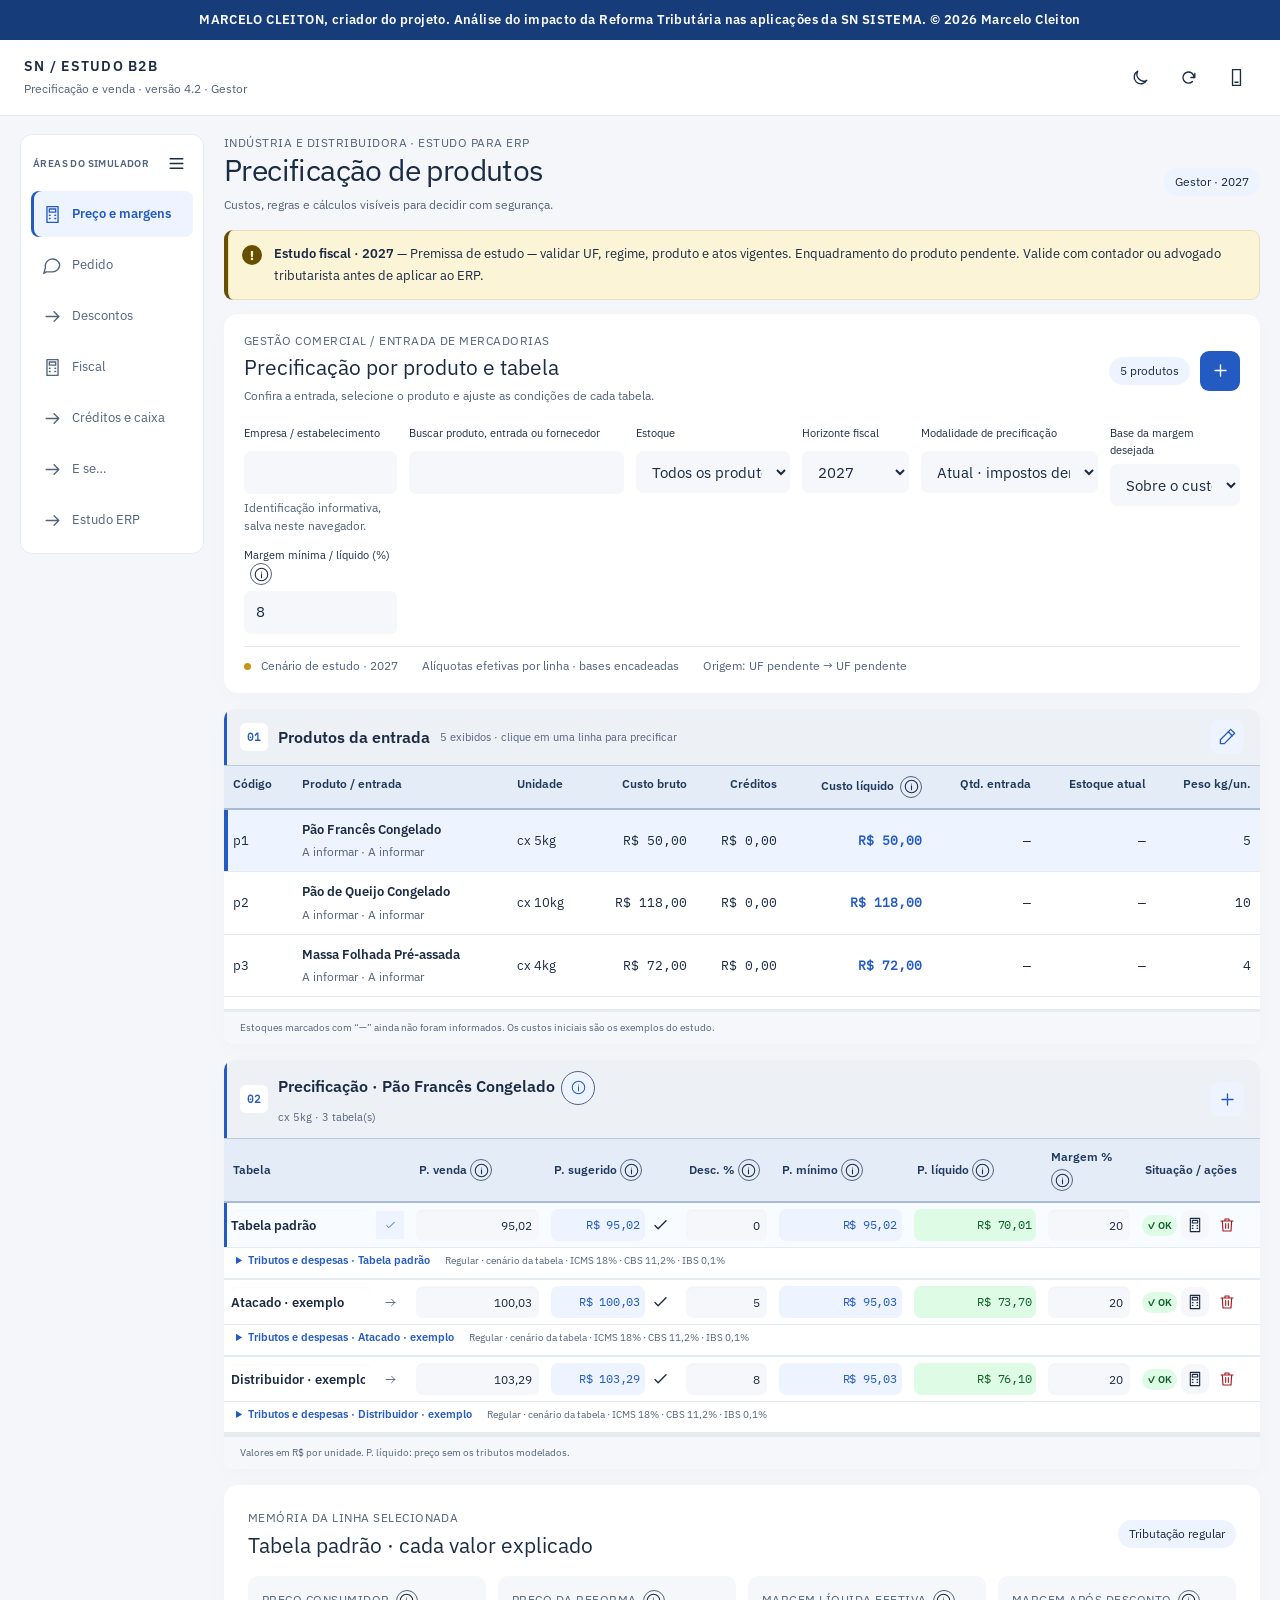
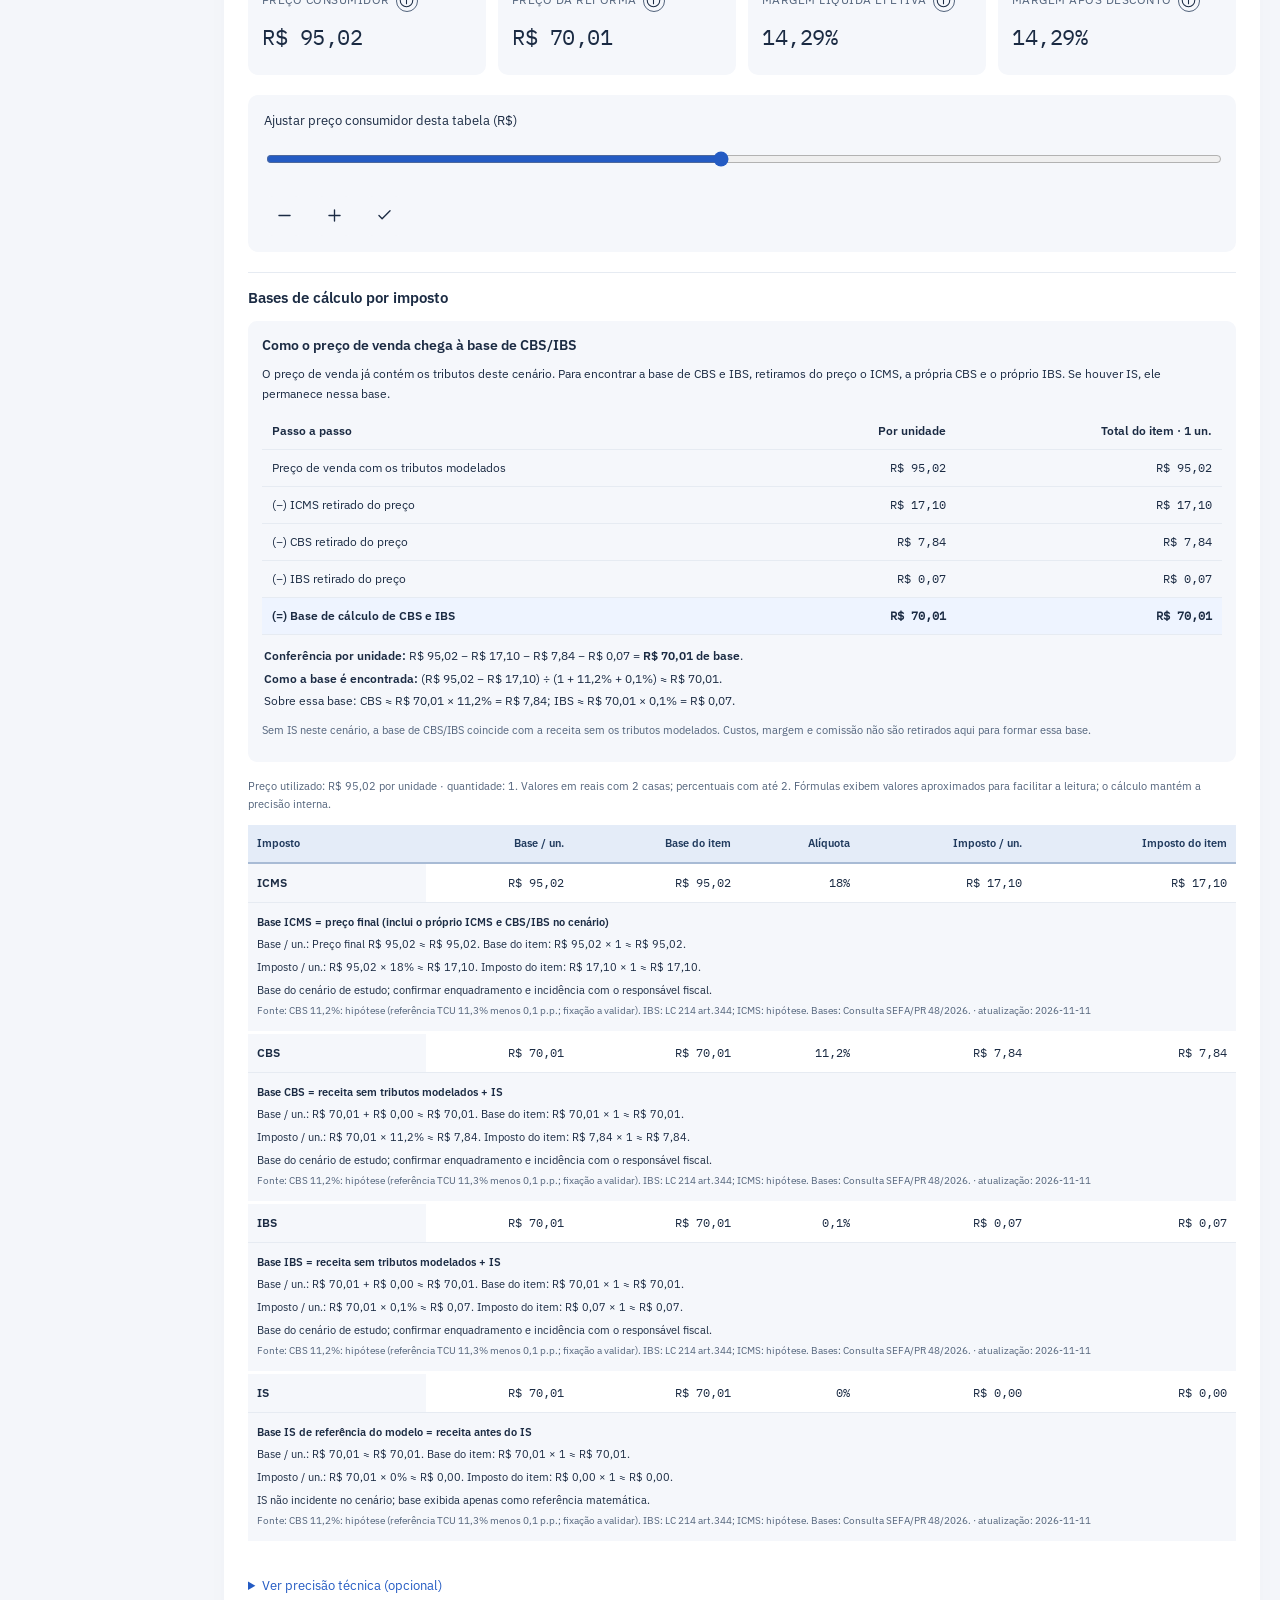
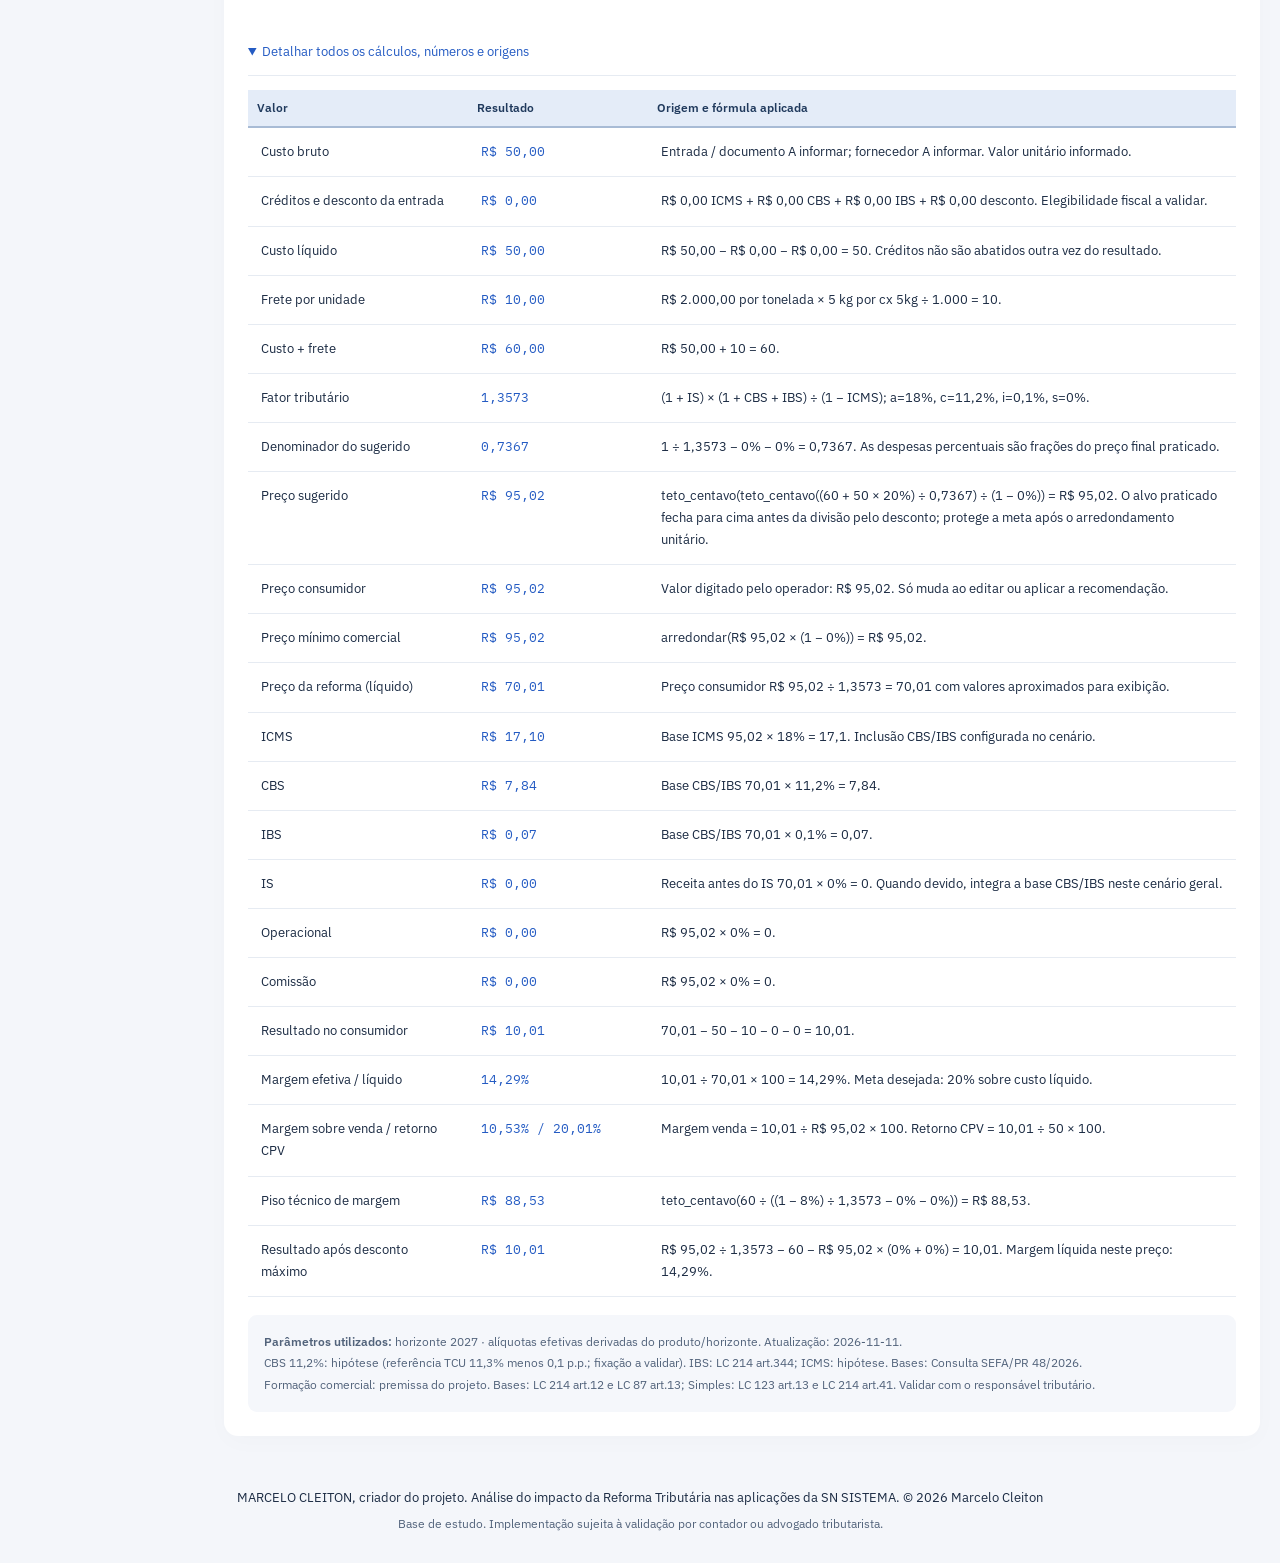
<file: index.html>
<!doctype html>
<html lang="pt-BR">
<head>
<meta charset="utf-8">
<meta name="viewport" content="width=device-width,initial-scale=1">
<meta name="author" content="MARCELO CLEITON">
<meta name="description" content="Análise do impacto da Reforma Tributária nas aplicações da SN SISTEMA.">
<title>Simulador da Reforma Tributária</title>
<meta http-equiv="refresh" content="0; url=./docs/">
<script>window.location.replace("./docs/" + window.location.search + window.location.hash);</script>
<style>body{font-family:system-ui,sans-serif;max-width:800px;margin:4rem auto;padding:1.5rem;color:#182638;background:#f5f7fb}a{color:#175cd3}footer{margin-top:3rem;font-size:.9rem}</style>
</head>
<body>
<header>MARCELO CLEITON, criador do projeto. Análise do impacto da Reforma Tributária nas aplicações da SN SISTEMA. © 2026 Marcelo Cleiton</header>
<main><h1>Simulador da Reforma Tributária</h1><p>Abrindo o sistema… <a href="./docs/">Clique aqui se ele não abrir automaticamente.</a></p></main>
<footer>MARCELO CLEITON, criador do projeto. Análise do impacto da Reforma Tributária nas aplicações da SN SISTEMA. © 2026 Marcelo Cleiton</footer>
</body>
</html>
</file>
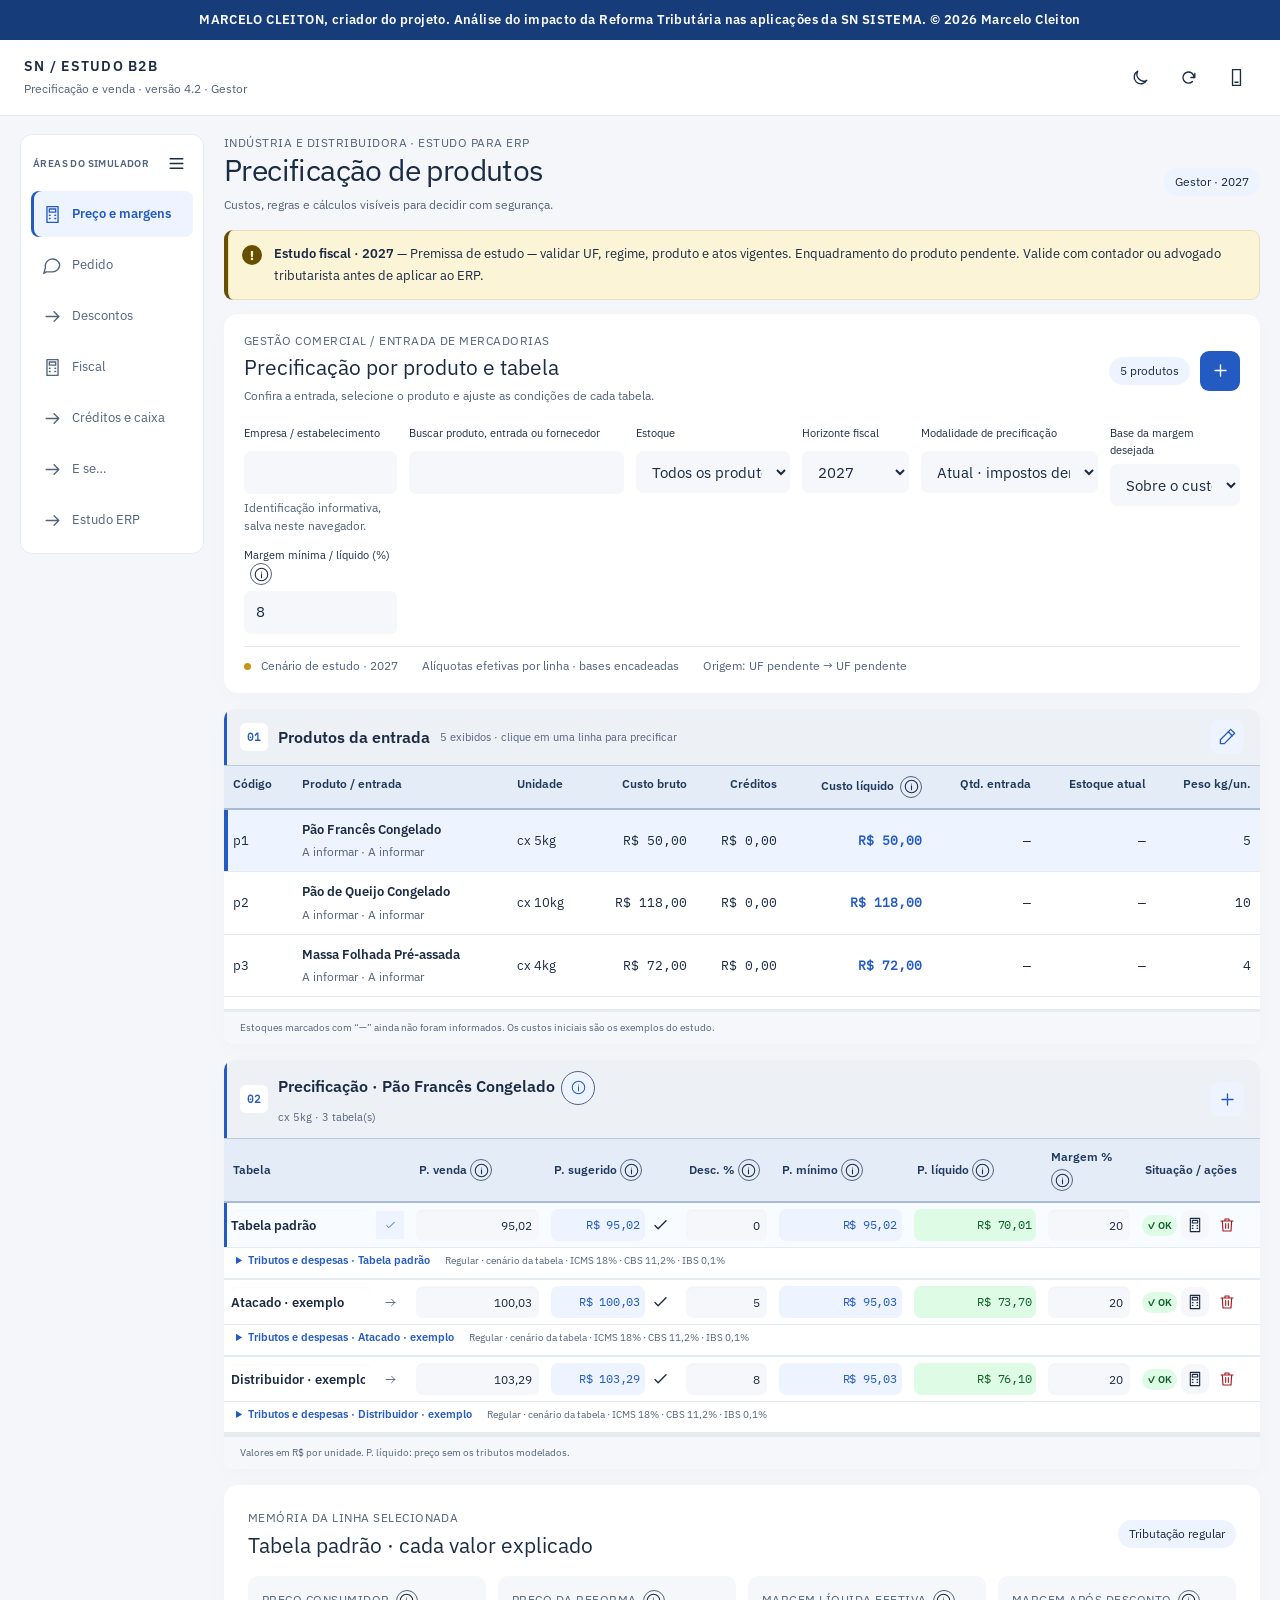
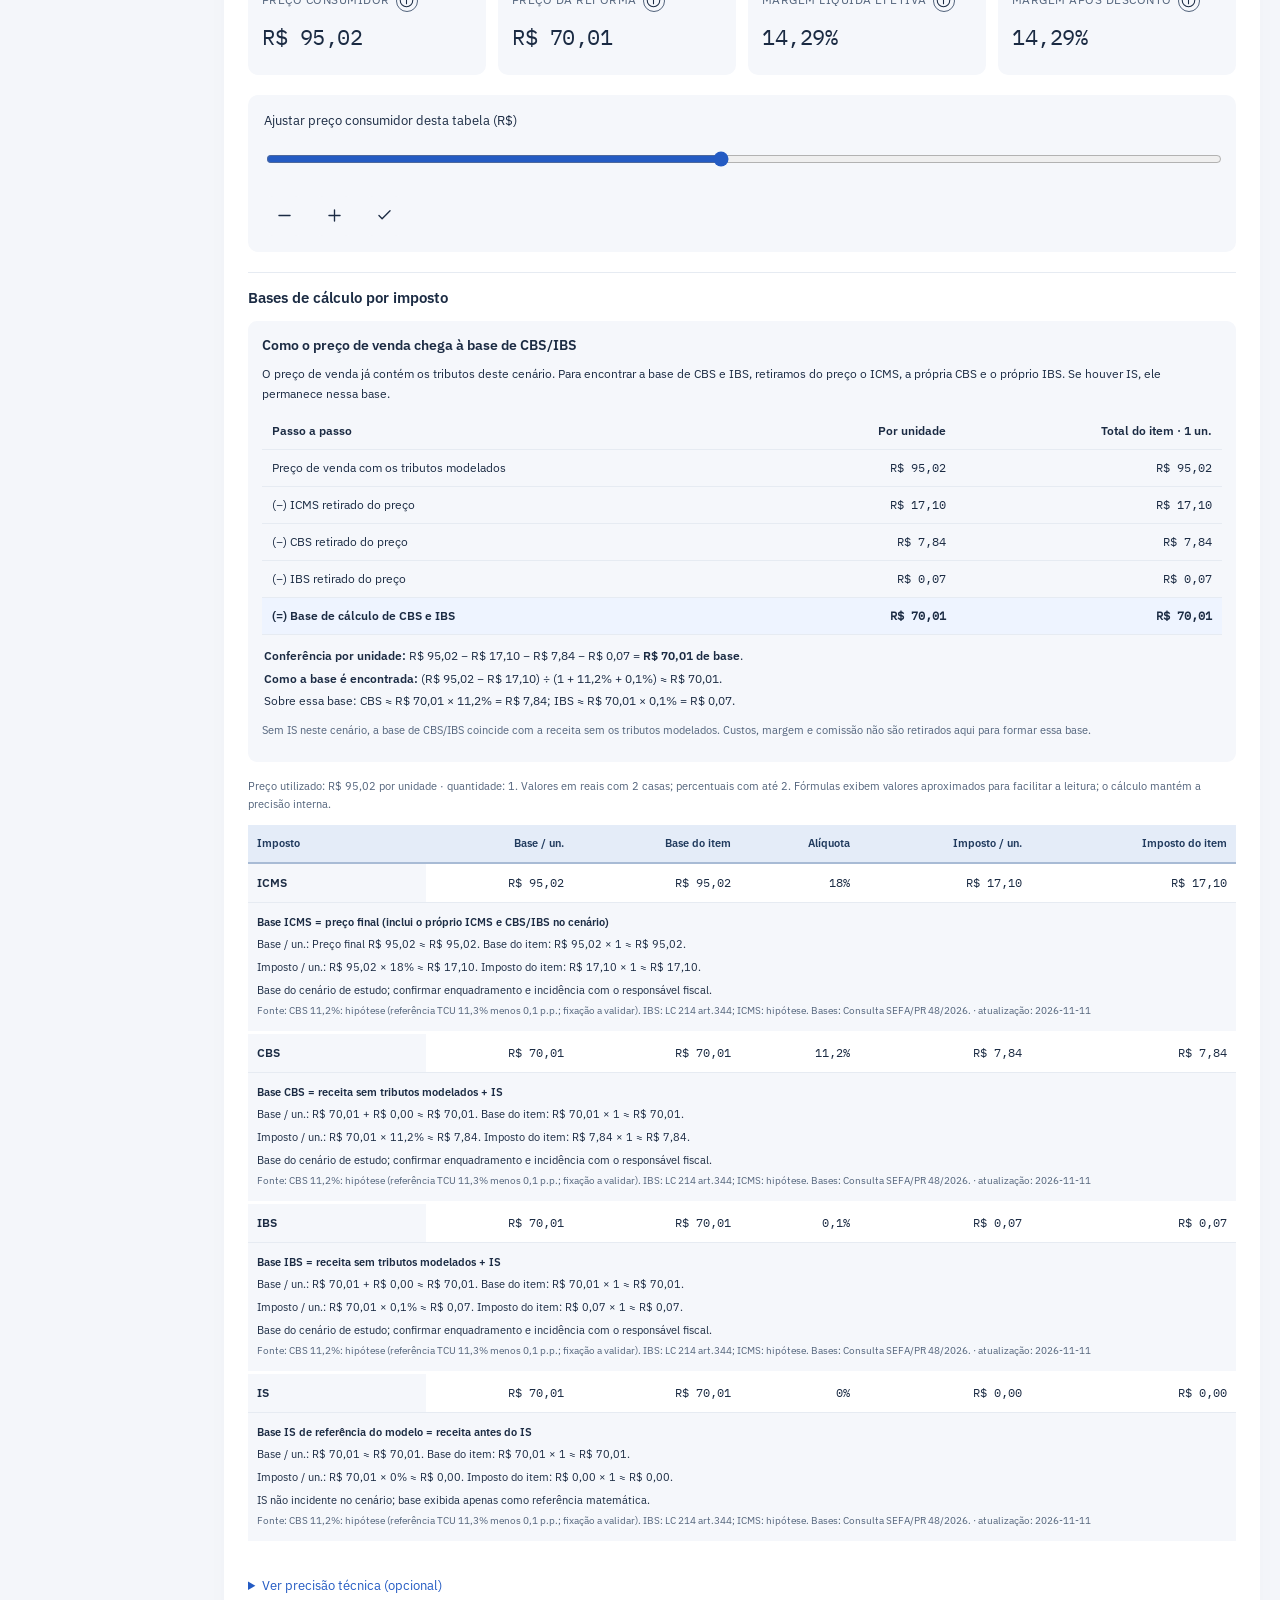
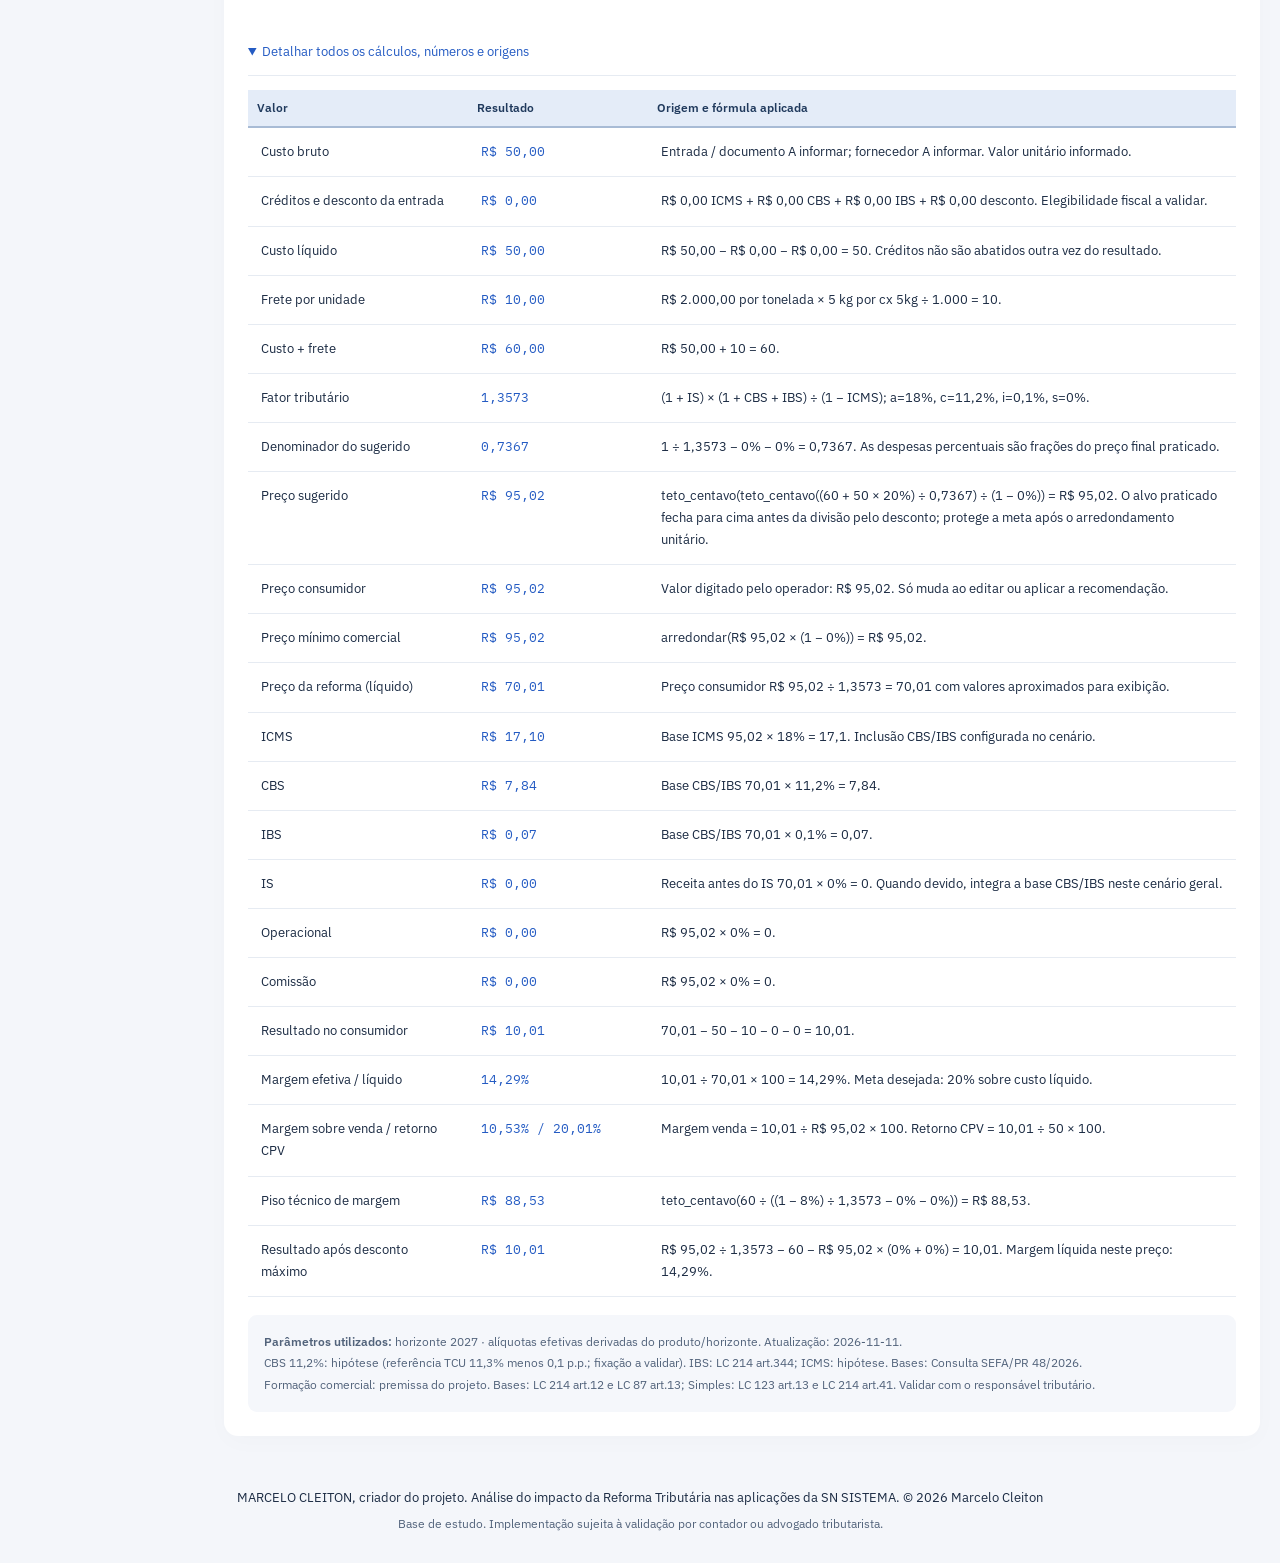
<file: docs/index.html>
<!doctype html><html lang="pt-BR"><head><meta charset="utf-8"><meta name="viewport" content="width=device-width,initial-scale=1,viewport-fit=cover,interactive-widget=resizes-content"><meta name="author" content="MARCELO CLEITON"><meta name="description" content="MARCELO CLEITON, criador do projeto. Análise do impacto da Reforma Tributária nas aplicações da SN SISTEMA. © 2026 Marcelo Cleiton"><title>Simulador da Reforma Tributária · Gestor · Marcelo Cleiton</title><link rel="stylesheet" href="assets/fontes.css?v=f7e91acb852e"><link rel="stylesheet" href="assets/estilo.css?v=e57eed60d879"><link rel="stylesheet" href="assets/grade.css?v=d09b73e2bf96"><link rel="stylesheet" href="assets/gestor.css?v=54ec7e7c7267"><link rel="stylesheet" href="assets/tema-escuro.css?v=489080000039"><link rel="stylesheet" href="assets/menu-lateral.css?v=00ea33a18378"><link rel="stylesheet" href="assets/sensibilidade.css?v=5081599a424c"><script>window.MODO_INICIAL="gestor";window.ABA_INICIAL="preco";</script><script defer src="assets/react.min.js?v=d949f1c3687a"></script><script defer src="assets/react-dom.min.js?v=35f4f974f4b2"></script><script defer src="assets/htm.min.js?v=7a31776e04bd"></script><script defer src="assets/decimal.min.js?v=3ab15814fd1d"></script><script defer src="assets/dados.js?v=18ff7eb651cf"></script><script defer src="assets/ncm-dados.js?v=0cc8c80f3410"></script><script defer src="assets/ncm/parte-000.js?v=c61b402b5ab7"></script><script defer src="assets/ncm/parte-001.js?v=9c1439b64ec1"></script><script defer src="assets/ncm/parte-002.js?v=daf98a40faae"></script><script defer src="assets/ncm/parte-003.js?v=042ffd422c97"></script><script defer src="assets/ncm/parte-004.js?v=11fe550330a7"></script><script defer src="assets/ncm/parte-005.js?v=a793c350b585"></script><script defer src="assets/ncm/parte-006.js?v=fd29cdf7912c"></script><script defer src="assets/ncm/parte-007.js?v=fffbcac57b55"></script><script defer src="assets/ncm/parte-008.js?v=c1637008d1e2"></script><script defer src="assets/ncm/parte-009.js?v=1b0437469b97"></script><script defer src="assets/ncm/parte-010.js?v=6801f23ecd57"></script><script defer src="assets/ncm/parte-011.js?v=0a82d90551fb"></script><script defer src="assets/ncm/parte-012.js?v=15cec5940290"></script><script defer src="assets/ncm/parte-013.js?v=a6e801cba1b6"></script><script defer src="assets/ncm/parte-014.js?v=89b24d14f896"></script><script defer src="assets/ncm/parte-015.js?v=a58039075d08"></script><script defer src="assets/ncm/parte-016.js?v=837b73862a01"></script><script defer src="assets/ncm/parte-017.js?v=ac3cde3e1fe5"></script><script defer src="assets/ncm/parte-018.js?v=7d18f960e3b8"></script><script defer src="assets/ncm/parte-019.js?v=6135055f60fb"></script><script defer src="assets/ncm/parte-020.js?v=18187b06cde0"></script><script defer src="assets/ncm/parte-021.js?v=4dfa740455e9"></script><script defer src="assets/ncm/parte-022.js?v=90e30dbe4d24"></script><script defer src="assets/ncm/parte-023.js?v=bcd3998ece51"></script><script defer src="assets/ncm/parte-024.js?v=852a9bfd3de0"></script><script defer src="assets/ncm/parte-025.js?v=ecd00902b56c"></script><script defer src="assets/ncm/parte-026.js?v=034b33bc0033"></script><script defer src="assets/ncm/parte-027.js?v=dfd78073e1d5"></script><script defer src="assets/ncm/parte-028.js?v=0dc0d39b721d"></script><script defer src="assets/ncm/parte-029.js?v=b9b4359a3c44"></script><script defer src="assets/ncm/parte-030.js?v=c98c3677b3f2"></script><script defer src="assets/gestor-ui.js?v=265cc5359b3f"></script><script defer src="assets/motor.js?v=091b2c03b32d"></script><script defer src="assets/grade-dados.js?v=3a6621a6e9f6"></script><script defer src="assets/grade.js?v=4e9b1ee78cd1"></script><script defer src="assets/pedido.js?v=a7fb2d7e7c33"></script><script defer src="assets/sensibilidade.js?v=76b00803a947"></script><script defer src="assets/aplicacao.js?v=96e9ac3cce9b"></script></head><body><div id="root"><p>MARCELO CLEITON, criador do projeto. Análise do impacto da Reforma Tributária nas aplicações da SN SISTEMA. © 2026 Marcelo Cleiton</p><p>Carregando simulador…</p></div><noscript>Ative JavaScript para usar os cálculos locais.</noscript></body></html>
</file>
<file: docs/assets/fontes.css>
@font-face{font-family:'IBM Plex Sans';font-style:normal;font-weight:400;font-display:swap;src:url('./fonte-sans-400.ttf') format('truetype')}
@font-face{font-family:'IBM Plex Sans';font-style:normal;font-weight:600;font-display:swap;src:url('./fonte-sans-600.ttf') format('truetype')}
@font-face{font-family:'IBM Plex Mono';font-style:normal;font-weight:400;font-display:swap;src:url('./fonte-mono-400.ttf') format('truetype')}
</file>
<file: docs/assets/estilo.css>
/* MARCELO CLEITON · © 2026 Marcelo Cleiton */
:root{color-scheme:light;--bg:#f4f4f4;--panel:#fff;--field:#f4f4f4;--text:#161616;--muted:#525252;--line:#c6c6c6;--blue:#0f62fe;--onblue:#fff;--soft:#edf5ff;--green:#0e6027;--greenbg:#defbe6;--red:#a2191f;--redbg:#fff1f1;--amber:#684e00;--amberbg:#fcf4d6;--focus:#0f62fe}
:root[data-theme=dark]{color-scheme:dark;--bg:#161616;--panel:#262626;--field:#393939;--text:#f4f4f4;--muted:#c6c6c6;--line:#6f6f6f;--blue:#a6c8ff;--onblue:#001141;--soft:#002d9c;--green:#a7f0ba;--greenbg:#022d0d;--red:#ffb3b8;--redbg:#520408;--amber:#f1c21b;--amberbg:#302400;--focus:#fff}
*{box-sizing:border-box}html{scroll-padding-top:24px}body{margin:0;background:var(--bg);color:var(--text);font:15px/1.5 'IBM Plex Sans','Segoe UI',sans-serif}button,input,select,textarea{font:inherit}button,a,input,select,textarea,summary{touch-action:manipulation}button{cursor:pointer;border-radius:0}button:disabled{opacity:.55;cursor:not-allowed}input,select,textarea{border:1px solid var(--line);border-bottom:2px solid var(--muted);border-radius:0;background:var(--field);color:var(--text);padding:10px 12px;min-height:44px;width:100%;min-width:0}input[type=checkbox]{width:20px;min-height:20px;vertical-align:middle;accent-color:var(--blue)}input[type=range]{border:0;padding:0;accent-color:var(--blue);min-height:44px}input[type=number]{font-variant-numeric:tabular-nums}textarea{resize:vertical}label{font-size:13px;font-weight:500;display:block}h1{font-size:30px;line-height:1.2;margin:0 0 8px;letter-spacing:-.6px;font-weight:500}h2{font-size:20px;font-weight:500;line-height:1.3;margin:0 0 16px}h3{font-size:16px;margin:0 0 12px;font-weight:600}p{margin:6px 0 16px}a{color:var(--blue);text-underline-offset:3px}a:focus-visible,button:focus-visible,input:focus-visible,textarea:focus-visible,select:focus-visible,summary:focus-visible,[tabindex]:focus-visible{outline:3px solid var(--focus);outline-offset:3px}small,.muted{color:var(--muted);font-size:12px}.mono,pre,.money{font-family:'IBM Plex Mono',ui-monospace,monospace;font-variant-numeric:tabular-nums}.credit{background:#002d9c;color:#fff;padding:12px 24px;font-size:13px;text-align:center}.credit strong{letter-spacing:.03em}.shell{max-width:1600px;margin:auto}.topbar{background:#161616;color:#fff;padding:14px 24px;display:flex;justify-content:space-between;gap:16px;align-items:center;flex-wrap:wrap}.brand{font-weight:600;letter-spacing:.04em}.topbar .btn{background:#393939;color:#fff;border-color:#6f6f6f}.topbar .btn.primary{background:#0f62fe;color:white}.row{display:flex;gap:10px;align-items:center;flex-wrap:wrap}.between{justify-content:space-between}.btn{display:inline-flex;align-items:center;justify-content:center;text-decoration:none;border:1px solid var(--line);background:var(--panel);color:var(--text);padding:10px 14px;min-height:44px;font-size:13px;gap:8px}.btn.primary{background:var(--blue);color:var(--onblue);border-color:var(--blue)}.btn.danger{color:var(--red);border-color:var(--red)}.btn.small{padding:6px 10px;min-height:36px}.active{box-shadow:inset 0 -3px var(--blue)}.workspace{padding:28px 24px 24px}.layout{display:grid;grid-template-columns:280px minmax(0,1fr);gap:24px;align-items:start}.side{display:grid;gap:16px;position:sticky;top:16px}.panel{background:var(--panel);padding:24px;border:1px solid var(--line);margin-bottom:20px;min-width:0}.side .panel{padding:16px;margin:0}.product{display:block;width:100%;text-align:left;background:var(--panel);color:var(--text);border:1px solid transparent;padding:12px;border-left:3px solid transparent;margin-bottom:4px}.product.selected{border-color:var(--line);border-left-color:var(--blue);background:var(--soft)}.product b{font-size:13px;font-weight:500}.product small{display:block;margin-top:4px}.tabs{display:flex;border-bottom:1px solid var(--line);margin:20px 0;overflow-x:auto;gap:0}.tabs button{background:transparent;color:var(--muted);border:0;border-bottom:3px solid transparent;padding:14px 18px;white-space:nowrap;min-height:48px}.tabs button[aria-current=page]{color:var(--text);border-bottom-color:var(--blue);font-weight:600}.stepnote{font-size:12px;color:var(--muted);letter-spacing:.03em;margin-bottom:14px}.grid{display:grid;gap:20px;grid-template-columns:repeat(2,minmax(0,1fr))}.grid.three{grid-template-columns:repeat(3,minmax(0,1fr))}.grid.four{grid-template-columns:repeat(4,minmax(0,1fr))}.field{margin-bottom:16px}.field>label{margin-bottom:6px}.field .hint{font-size:12px;color:var(--muted);margin-top:5px}.pricefield{font-size:36px;font-weight:500;padding:12px;width:100%;max-width:330px;background:var(--panel)}.eyebrow{font-size:12px;letter-spacing:.04em;color:var(--muted);text-transform:uppercase}.kpi{padding:18px;border-top:3px solid var(--blue);background:var(--panel);border-bottom:1px solid var(--line)}.kpi .value{font-size:24px;margin:8px 0;letter-spacing:-.5px}.badge{display:inline-flex;gap:6px;align-items:center;background:var(--soft);color:var(--text);font-size:12px;padding:4px 8px;white-space:normal}.badge.ok{background:var(--greenbg);color:var(--green)}.badge.warn{background:var(--amberbg);color:var(--amber)}.badge.bad{background:var(--redbg);color:var(--red)}.notice{padding:14px 16px;border-left:4px solid var(--blue);background:var(--soft);margin:0 0 14px;font-size:13px}.notice.warn{background:var(--amberbg);border-color:var(--amber)}.notice.bad{background:var(--redbg);border-color:var(--red)}.notice.ok{background:var(--greenbg);border-color:var(--green)}.notice .row{margin-top:10px}.error{color:var(--red)}.good{color:var(--green)}.help{display:inline;position:relative;margin-left:6px}.help>button{border:1px solid var(--muted);background:var(--panel);color:var(--text);width:24px;height:24px;padding:0;font-size:12px;vertical-align:middle}.helpbox{display:block;position:absolute;top:30px;left:0;width:280px;max-width:72vw;background:var(--text);color:var(--panel);padding:14px;font-size:12px;z-index:50;box-shadow:0 6px 18px #0004;font-weight:400}.helpbox code{display:block;margin-top:8px}.helpbox strong{display:block;margin-bottom:6px}.helpbox .btn{background:var(--panel);color:var(--text);margin-top:8px}.tablewrap{overflow-x:auto;max-width:100%}table{border-collapse:collapse;width:100%;font-size:13px}th{background:var(--field);font-weight:600;text-align:left}th,td{padding:12px;border-bottom:1px solid var(--line);vertical-align:top}td.num,th.num{text-align:right;font-variant-numeric:tabular-nums}td input{min-width:80px}tr.total{font-weight:600;background:var(--soft)}details{margin-top:14px}summary{cursor:pointer;min-height:44px;padding:10px 0;font-size:13px;color:var(--blue)}.formula{font:12px/1.8 'IBM Plex Mono',monospace;background:var(--field);padding:16px;border-left:3px solid var(--blue);overflow-wrap:anywhere;white-space:pre-wrap}.formula div{padding:4px 0;border-bottom:1px solid var(--line)}.meter{margin:16px 0}.meter progress{width:100%;height:18px;accent-color:var(--blue)}.composition{display:flex;height:20px;background:var(--field);overflow:hidden}.composition>span{min-width:0}.legend{display:flex;gap:16px;flex-wrap:wrap;font-size:12px;margin-top:12px}.legend i{display:inline-block;width:10px;height:10px;margin-right:6px}.item{border-bottom:1px solid var(--line);padding:20px 0}.item:first-of-type{padding-top:0}.item .itemhead{margin-bottom:16px}.qty{display:flex;max-width:210px;align-items:center}.qty input{width:85px;text-align:center}.qty button{min-width:44px}.itemprice{max-width:200px}.totalprice{font-size:40px;letter-spacing:-1px}.footer{padding:24px;border-top:1px solid var(--line);text-align:center;font-size:13px;background:var(--panel)}.dock{position:sticky;bottom:0;padding:16px 24px;background:#161616;color:#fff;border-top:3px solid #0f62fe;display:flex;align-items:center;justify-content:space-between;gap:16px;z-index:20;padding-bottom:calc(16px + env(safe-area-inset-bottom,0px))}.dock .btn{background:#0f62fe;color:#fff;border-color:#0f62fe}.dock strong{font-size:24px}.stack{display:grid;gap:16px}.stack .panel{margin:0}.skip{position:fixed;top:-100px;left:16px;background:var(--blue);color:var(--onblue);z-index:999;padding:12px}.skip:focus{top:12px}.checkrow{display:flex;align-items:center;gap:10px;min-height:44px}.toast{padding:12px 24px;background:var(--soft);color:var(--text);font-size:13px}.printOnly{display:none}.noitems{padding:40px;text-align:center;border:1px dashed var(--muted)}.glossary>article{padding:16px 0;border-bottom:1px solid var(--line)}.glossary h3{margin:0 0 6px}.glossary code{font-size:12px;display:block;white-space:pre-wrap}.mobilePreview .workspace{max-width:470px;margin:auto}.mobilePreview .layout,.mobilePreview .grid,.mobilePreview .grid.three,.mobilePreview .grid.four{grid-template-columns:1fr}.mobilePreview .side{position:static}.mobilePreview .topbar{max-width:470px;margin:auto}.mobilePreview .dock{max-width:470px;margin:auto}
@media(max-width:1050px){.grid.four{grid-template-columns:repeat(2,minmax(0,1fr))}.layout{grid-template-columns:230px minmax(0,1fr)}}
@media(max-width:760px){body{font-size:15px}.credit{padding:10px 16px;font-size:12px}.topbar{padding:12px 16px}.workspace{padding:20px 16px}.layout,.grid,.grid.three{grid-template-columns:1fr;gap:16px}.side{position:static}.side .products{display:none}.panel{padding:18px;margin-bottom:16px}.grid.four{gap:10px}.kpi{padding:14px}.kpi .value{font-size:21px}h1{font-size:26px}.tabs{margin:16px -2px}.tabs button{padding:12px}.topbar .row{gap:8px}.helpbox{position:fixed;top:auto;left:16px;right:16px;bottom:100px;width:auto;max-width:none;max-height:55dvh;overflow:auto}.pricefield{font-size:32px}.dock{padding:12px 16px;position:sticky;bottom:0;padding-bottom:calc(12px + env(safe-area-inset-bottom,0px))}.dock strong{font-size:22px}.totalprice{font-size:34px}.row.itemcontrols{justify-content:space-between}.itemprice{max-width:150px}.field input,.field select{font-size:16px}.formula{font-size:11px}.legend{gap:10px}}
@media print{body{background:white;color:black}.credit,.footer{background:white;color:black;border:0;font-size:11px}.topbar,.side,.tabs,.dock,.noPrint,.help,.toast,.notice{display:none!important}.workspace{padding:0}.layout,.grid{display:block}.panel{break-inside:avoid;background:white;border:1px solid #aaa;margin:10px 0;padding:12px}.printOnly{display:block}.screenOnly{display:none}a{color:black}h1{font-size:22px}table{font-size:11px}}

/* Total sempre acessível; interactive-widget e VisualViewport acompanham teclado. */
.dock{position:fixed;bottom:var(--keyboard-inset,0px);left:0;right:0;max-width:1600px;margin:auto}.workspace{padding-bottom:120px}.footer{padding-bottom:130px}.mobilePreview .dock{left:50%;right:auto;width:min(100%,470px);transform:translateX(-50%)}
@media print{.footer{padding-bottom:20px}.workspace{padding-bottom:0}}
</file>
<file: docs/assets/grade.css>
/* MARCELO CLEITON, criador do projeto. Análise do impacto da Reforma Tributária nas aplicações da SN SISTEMA. © 2026 Marcelo Cleiton */
:root{--bg:#f2f5fa;--panel:#fff;--field:#f8fafd;--line:#dce3ee;--blue:#2358c5;--soft:#eef4ff;--text:#1b2b43;--muted:#52637b;--onblue:white;--focus:#1d4ed8;--shadow:0 5px 22px rgba(28,48,78,.055);--thead:#f1f5fb;--selected:#edf4ff}
:root[data-theme=dark]{--bg:#111b2a;--panel:#19263a;--field:#202f45;--line:#45556c;--blue:#b0ccff;--soft:#223b61;--text:#edf3fc;--muted:#b8c7db;--onblue:#132944;--focus:#b0ccff;--shadow:0 5px 22px #0002;--thead:#223149;--selected:#233c60}
body{background:var(--bg)}.shell{max-width:1920px}.credit{background:#163c79;color:#fff;padding:10px 24px;font-size:13px}.topbar{background:var(--panel);color:var(--text);border-bottom:1px solid var(--line);padding:16px 24px}.brand{letter-spacing:.09em;color:var(--text)}.topbar small{color:var(--muted)!important}.topbar .btn{background:var(--field);border-color:var(--line);color:var(--text)}.topbar .btn.primary{background:var(--blue);color:var(--onblue);border-color:var(--blue)}.btn{border-radius:8px;padding:10px 15px;box-shadow:0 1px 2px #1b2b4310;font-weight:500}.btn:hover{filter:brightness(.97)}.btn.small{border-radius:7px}.panel{border-radius:14px;box-shadow:var(--shadow);border:1px solid var(--line);overflow:visible}.badge{border-radius:20px;padding:5px 11px}input,select,textarea{border:1px solid var(--line);border-radius:7px;background:var(--field);min-height:42px;padding:9px 11px;box-shadow:inset 0 1px 2px #1b2b4305}input:focus,select:focus,textarea:focus{border-color:var(--blue);box-shadow:0 0 0 3px #2358c51a}.tabs{gap:6px;border-bottom:0;background:var(--panel);padding:6px;border:1px solid var(--line);border-radius:12px;box-shadow:var(--shadow);margin-bottom:20px}.tabs button{border:0;border-radius:8px;padding:11px 18px;min-height:44px}.tabs button[aria-current=page]{background:var(--soft);color:var(--blue);box-shadow:inset 0 0 0 1px var(--line)}.notice{border-radius:9px;border-left-width:3px}.workspace{padding:24px 28px 110px}.footer{background:transparent}.kpi{border-radius:10px;border:1px solid var(--line);border-top:3px solid var(--blue)}.help>button{border-radius:50%;width:22px;height:22px;min-height:0;font-weight:600;background:var(--panel)}.helpbox{position:fixed;top:auto;left:50%;bottom:30px;transform:translateX(-50%);width:440px;max-width:calc(100vw - 32px);border-radius:12px;padding:18px;box-shadow:0 10px 40px #0004;z-index:150;background:var(--text);color:var(--panel);font-size:13px}.helpbox .btn{font-size:12px}.formula{border-radius:8px}.sr-only{position:absolute;width:1px;height:1px;padding:0;margin:-1px;overflow:hidden;clip:rect(0,0,0,0);white-space:nowrap;border:0}.erp-workbench{display:grid;gap:20px}.erp-workbench>.panel{margin:0}.erp-filters{padding:24px}.erp-filters h2{font-size:23px;margin:4px 0 5px}.erp-filters p{margin-bottom:4px}.erp-filter-grid{display:grid;grid-template-columns:1.1fr 1.6fr 1fr .75fr 1.1fr .8fr;gap:16px;margin-top:22px}.erp-filter-grid .field{margin:0}.erp-filter-grid label{font-size:12px;min-height:20px}.erp-context{border-top:1px solid var(--line);margin-top:18px;padding-top:13px;display:flex;gap:24px;flex-wrap:wrap;font-size:12px;color:var(--muted)}.erp-context i{display:inline-block;width:7px;height:7px;background:#c79513;border-radius:50%;margin-right:7px}.erp-section{padding:0}.erp-section-head{padding:20px 22px;display:flex;justify-content:space-between;align-items:center;gap:16px;flex-wrap:wrap}.erp-section-head>div{display:flex;gap:12px;align-items:center;flex-wrap:wrap}.erp-section h2{font-size:18px;margin:0}.section-step{border-radius:9px;background:var(--soft);color:var(--blue);font:600 12px/32px 'IBM Plex Mono',monospace;width:32px;height:32px;text-align:center}.erp-products{font-size:13px}.erp-products th{padding:12px 16px;white-space:nowrap;color:var(--muted);font-size:11px;font-weight:600;letter-spacing:.02em;background:var(--thead)}.erp-products td{padding:13px 16px;vertical-align:middle}.erp-products td small{display:block;margin-top:4px}.erp-products tr{cursor:pointer;transition:background .1s}.erp-products tr:hover td{background:var(--field)}.erp-products tr.is-selected td{background:var(--selected)}.erp-products tr.is-selected td:first-child{box-shadow:inset 4px 0 var(--blue)}.erp-products strong{font-weight:600}.emphasis{color:var(--blue);font-weight:600}.erp-product-scroll{max-height:310px;overflow:auto;border-top:1px solid var(--line)}.erp-products thead{position:sticky;top:0;z-index:4}.table-footnote{padding:12px 22px;color:var(--muted);font-size:12px;line-height:1.6;border-top:1px solid var(--line);background:var(--field);border-radius:0 0 14px 14px}.erp-entry-editor{padding:22px;border-top:1px solid var(--line);background:var(--field);border-radius:0 0 14px 14px}.erp-entry-editor .field{margin:0}.erp-entry-editor .grid{margin:18px 0}.erp-entry-editor input{background:var(--panel)}.erp-table-help{padding:0 22px 15px;display:flex;gap:20px;flex-wrap:wrap;color:var(--muted);font-size:12px}.erp-price-scroll{border-top:1px solid var(--line);padding-bottom:5px;scrollbar-color:#8198b7 var(--field);scrollbar-width:auto;border-bottom:1px solid var(--line)}.erp-prices{min-width:2300px;font-size:12px;table-layout:fixed}.erp-prices th{font-size:11px;color:var(--muted);font-weight:600;background:var(--thead);padding:13px 10px;vertical-align:middle;line-height:1.5}.erp-prices .column-groups th{font-size:11px;text-transform:uppercase;letter-spacing:.05em;background:var(--field);border-bottom:0;padding:10px 12px}.erp-prices td{padding:14px 9px;vertical-align:top;background:var(--panel);height:108px}.erp-prices tr.active-price td{background:color-mix(in srgb,var(--selected) 38%,var(--panel))}.erp-prices input,.erp-prices select{font-size:13px;min-height:38px;padding:8px 9px;background:var(--panel);text-align:right;border-color:var(--line);box-shadow:inset 0 1px 2px #1b2b4306}.erp-prices select{text-align:left;font-size:12px}.erp-prices .pin-name{position:sticky;left:0;z-index:3;width:185px;box-shadow:3px 0 7px #1b2b4308}.erp-prices th.pin-name{z-index:5;background:var(--thead)}.erp-prices .pin-name input{text-align:left;font-weight:600}.table-choice{border:0;background:transparent;color:var(--muted);font-size:11px;min-height:32px;padding:5px 0;display:block;white-space:nowrap}.table-choice.chosen{color:var(--blue);font-weight:600}.valor-calculado{font:500 14px/38px 'IBM Plex Mono',monospace;background:var(--soft);border:1px solid transparent;border-radius:7px;padding:0 9px;color:var(--blue);width:100%;text-align:right;white-space:nowrap;min-height:38px}.valor-calculado:hover{border-color:var(--blue)}.valor-calculado.reforma{background:var(--greenbg);color:var(--green)}.apply-suggested{background:transparent;border:0;color:var(--blue);font-size:11px;padding:6px 2px;min-height:30px;text-decoration:underline;text-underline-offset:3px}.actions-cell{width:190px}.actions-cell .badge{font-size:10px;padding:4px 7px;margin-bottom:7px;line-height:1.35;max-width:165px}.actions-cell .btn{font-size:11px;min-height:32px;padding:6px 9px;display:block}.text-danger{background:transparent;color:var(--red);border:0;font-size:11px;padding:6px 0;min-height:28px;display:block}.erp-section>.notice{margin:14px 20px}.erp-memory h2{margin:5px 0 0;font-size:21px}.erp-memory>.grid{margin-top:20px}.erp-memory .kpi{box-shadow:none;background:var(--field)}.erp-memory details{margin-top:22px}.erp-memory details[open]>summary{border-bottom:1px solid var(--line);margin-bottom:14px}.memory-table{font-size:13px}.memory-table th{background:var(--thead)}.memory-table td{padding:13px;line-height:1.7}.memory-table td:first-child{width:220px;font-weight:500}.memory-table td:nth-child(2){width:180px;white-space:nowrap;color:var(--blue)}.memory-source{margin-top:18px;padding:16px;border-radius:9px;border:1px solid var(--line);background:var(--field);font-size:12px;line-height:1.8;color:var(--muted)}
@media(min-width:1700px){.erp-prices{min-width:2250px}.erp-filter-grid{grid-template-columns:1.1fr 1.7fr 1fr .7fr 1.2fr .9fr}}
@media(max-width:1200px){.erp-filter-grid{grid-template-columns:repeat(3,minmax(0,1fr))}.workspace{padding:20px 20px 110px}.erp-prices{min-width:2280px}}
@media(max-width:760px){.workspace{padding:18px 12px 110px}.topbar{padding:12px}.topbar .btn{padding:8px 10px;font-size:12px}.credit{padding:10px 14px;font-size:12px}.erp-filters{padding:18px}.erp-filter-grid{grid-template-columns:repeat(2,minmax(0,1fr));gap:13px}.erp-filter-grid .field:nth-child(2){grid-column:1/-1;grid-row:1}.erp-context{gap:8px}.erp-context span{display:block;width:100%}.erp-section-head{padding:16px}.erp-section-head>div{gap:9px}.erp-table-help{padding:0 16px 12px;gap:7px}.erp-products{min-width:1000px}.erp-products th,.erp-products td{padding:12px}.erp-prices .pin-name{width:155px}.erp-prices{min-width:2200px}.erp-memory{padding:18px}.erp-memory h2{font-size:19px}.memory-table{min-width:750px}.erp-entry-editor{padding:16px}.erp-entry-editor .grid.four{grid-template-columns:repeat(2,minmax(0,1fr))}.erp-memory .grid.four{grid-template-columns:repeat(2,minmax(0,1fr))}.helpbox{bottom:20px;left:50%;right:auto}.erp-filters .row.between>div{max-width:100%}.erp-filters h2{font-size:21px}}
@media print{.credit{background:white;color:black}.panel{box-shadow:none}.erp-prices{min-width:0}}
.layout>main,.erp-workbench,.erp-section{min-width:0}.erp-price-adjust{margin:20px 0;padding:16px;background:var(--field);border-radius:10px;border:1px solid var(--line)}.erp-price-adjust>label{margin-bottom:5px}.erp-price-adjust .row{margin-top:8px}
</file>
<file: docs/assets/gestor.css>
/* MARCELO CLEITON, criador do projeto. Análise do impacto da Reforma Tributária nas aplicações da SN SISTEMA. © 2026 Marcelo Cleiton */
:root{--bg:#f4f6fa;--shadow:0 6px 24px #1b2b4305;--line:#e6ebf2;--blue:#245bc3;--field:#f5f7fb}
:root[data-theme=dark]{--bg:#111b29;--panel:#192638;--field:#213047;--line:#36465c;--blue:#b0ccff;--muted:#bac7da;--shadow:0 8px 25px #0001}
.panel{border:0;border-radius:14px;box-shadow:var(--shadow)}input,select,textarea{border:1px solid transparent;box-shadow:none;background:var(--field)}input:hover,select:hover,textarea:hover{background:var(--soft)}input:focus-visible,select:focus-visible,textarea:focus-visible{border-color:var(--blue)}.tabs{border:0;box-shadow:none;padding:5px;background:var(--panel)}.tabs button{box-shadow:none}.btn{border:0;background:var(--field);box-shadow:none}.btn.primary{border:0}.btn.danger{background:transparent}.icon-button{border:0;border-radius:9px!important;display:inline-flex!important;align-items:center;justify-content:center;width:40px;min-width:40px;height:40px;min-height:40px!important;padding:0!important;line-height:1!important;box-shadow:none;font-size:14px;cursor:pointer;vertical-align:middle;background:var(--field);color:var(--text);text-decoration:none}.icon-button:hover{background:var(--soft);color:var(--blue)}.icon-button:disabled,.icon-button[aria-disabled=true]{opacity:.45;cursor:not-allowed}.icon-button.primary{background:var(--blue);color:var(--onblue)}.icon-button.danger,.icon-button.text-danger{color:var(--red);background:transparent}.button-with-icon{display:inline-flex;gap:8px;align-items:center;justify-content:center}.button-with-icon.product{display:block}.button-with-icon .button-text{min-width:0}.tabs .button-with-icon{font-size:13px;min-height:44px}.topbar .icon-button{background:transparent}.help>.icon-button{width:22px;min-width:22px;height:22px;min-height:22px!important;border-radius:50%!important;background:transparent}.help>.icon-button svg{width:15px;height:15px}.helpbox .icon-button{background:var(--panel);color:var(--text)}.apply-suggested.icon-button{width:30px;min-width:30px;height:28px;min-height:28px!important;background:transparent;margin-top:3px}.valor-calculado{border:0!important;min-height:38px}.table-choice{min-width:0!important;width:auto!important;gap:4px}.table-choice svg{width:13px}.erp-section-head .icon-button{background:var(--soft);color:var(--blue)}.actions-cell .row{gap:4px}.actions-cell>.icon-button{display:inline-flex!important;margin:4px 3px 0 0}.erp-prices .actions-cell .badge{display:block}.table-footnote{border-top:0;background:transparent}.erp-entry-editor{border-top:0}.erp-prices input,.erp-prices select{border-color:transparent;background:var(--field)}.erp-prices .pin-name input{background:transparent}.erp-price-adjust,.memory-source{border:0}.notice{border-left:3px solid var(--blue);box-shadow:none}.notice.warn{border-left-color:var(--amber)}.notice.bad{border-left-color:var(--red)}.side .notice{font-size:12px}.footer{border-top:0}.kpi{border:0;background:var(--field);border-radius:10px}.ncm-field input{flex:1;min-width:0}.ncm-field .row{flex-wrap:nowrap}.ncm-options{margin-top:7px;max-height:250px;overflow:auto;background:var(--panel);border-radius:10px;box-shadow:0 8px 24px #152a4515;padding:5px}.ncm-options button{border:0;background:transparent;text-align:left;width:100%;justify-content:flex-start;font-size:12px;min-height:40px;padding:9px;color:var(--text)}.ncm-options button:hover{background:var(--soft)}.ncm-field>small{display:block;margin-top:7px;line-height:1.6}.order-workbench{display:grid;gap:18px;min-width:0}.order-workbench>.panel{margin:0}.order-header{padding:22px 24px}.order-header h2{font-size:24px;letter-spacing:-.4px;margin:3px 0}.order-header p{margin:5px 0}.order-header-fields{display:grid;grid-template-columns:2fr 1fr 1fr 1fr;gap:18px;margin-top:20px}.order-header-fields .field{margin:0}.order-adjustments{margin-top:10px}.order-adjustments summary{font-size:12px;color:var(--muted)}.order-adjustments .field{margin:0}.order-adjustments>p{margin-top:12px;margin-bottom:0}.order-entry{padding:20px 24px}.order-entry h3{font-size:16px;margin:0}.order-entry-fields{display:grid;grid-template-columns:2.1fr 1.45fr .65fr 1fr 1fr .85fr 90px;gap:14px;align-items:end;margin-top:18px}.order-entry-fields .field{margin:0}.order-entry-fields .field label{font-size:12px;min-height:20px}.entry-actions{display:flex;gap:7px;align-items:center;padding-bottom:1px}.entry-actions .icon-button{height:42px;width:42px;min-width:42px}.entry-amount{height:68px;display:flex;flex-direction:column;justify-content:space-between;padding-bottom:9px}.entry-amount label{font-size:12px}.entry-amount strong{font-size:18px;font-weight:600;color:var(--blue);white-space:nowrap}.entry-margin{display:flex;gap:8px;align-items:flex-start;border-radius:8px;padding:10px 12px;font-size:12px;margin-top:16px;line-height:1.7}.entry-margin.ok{color:var(--green);background:var(--greenbg)}.entry-margin.warn{color:var(--amber);background:var(--amberbg)}.entry-margin svg{flex:none;margin-top:3px}.order-entry>.notice{margin-top:14px;margin-bottom:0}.order-items{padding:0;overflow:hidden}.order-items-head{padding:18px 24px}.order-items h3{margin:0;font-size:16px}.order-table{font-size:13px}.order-table th{background:var(--field);color:var(--muted);font-size:11px;padding:12px 18px}.order-table td{padding:15px 18px;vertical-align:middle;border-bottom:1px solid var(--line)}.order-table tr:last-child td{border-bottom:0}.order-table td:first-child{width:31%}.order-table td small{display:block;margin-top:4px}.order-table td:last-child{width:150px}.order-table .row{gap:4px;flex-wrap:nowrap}.order-table .icon-button{min-width:32px;width:32px;height:34px;min-height:34px!important;background:transparent}.item-value{font:500 14px 'IBM Plex Mono',monospace;background:transparent;color:var(--blue);border:0;padding:6px 0;min-height:34px;cursor:pointer;white-space:nowrap}.margin-label{display:block;font-size:11px;margin-top:4px;font-weight:500;white-space:nowrap}.order-table tr.margin-violation td{background:color-mix(in srgb,var(--amberbg) 35%,var(--panel))}.order-item-memory{padding:20px 24px}.order-item-memory h3{margin:0}.order-totals{padding:8px 0 0;min-width:0}.order-totals h3{margin:0;font-size:15px}.order-totals>.row{margin-bottom:12px}.order-totals-grid{display:grid;grid-template-columns:repeat(4,minmax(0,1fr));gap:12px}.order-total-card{background:var(--panel);padding:18px 20px;border:0;border-radius:12px;box-shadow:var(--shadow);min-width:0}.total-label{display:flex;align-items:center;gap:7px;color:var(--muted);font-size:12px}.total-label svg{opacity:.65;flex:none}.total-value{display:block;border:0;background:transparent;color:var(--text);font-size:24px;letter-spacing:-.5px;font-weight:500;padding:10px 0 7px;text-align:left;width:100%;min-height:44px;cursor:pointer}.order-total-card>small{font-size:11px;line-height:1.6;display:block;min-height:18px}.order-total-card.featured{background:#194b9d;color:#fff}.order-total-card.featured .total-label,.order-total-card.featured small{color:#d6e4ff}.order-total-card.featured .total-value{color:#fff}.total-formula{padding:12px;background:var(--field);color:var(--text);font-size:12px;line-height:1.8;border-radius:8px;overflow-wrap:anywhere;margin-top:10px}.order-final-actions{display:flex;align-items:center;justify-content:space-between;gap:16px;margin-top:18px;padding:5px 0}.order-final-actions>div:first-child{display:grid;gap:7px}.order-final-actions .row{gap:8px}.order-item-memory .formula{font-size:12px}.order-workbench .noitems{border:0;background:transparent;padding:35px}.order-workbench .notice{margin:0}.order-totals .badge{font-size:11px}.workspace{padding-bottom:28px}.footer{padding-bottom:30px}.topbar .row{gap:8px}.brand{font-size:14px}
@media(max-width:1250px){.order-entry-fields{grid-template-columns:2fr 1.5fr .8fr 1fr 1fr}.entry-amount{grid-column:4}.entry-actions{grid-column:5;justify-content:flex-end}.order-table{min-width:980px}.order-header-fields{grid-template-columns:2fr 1fr 1fr 1fr}}
@media(max-width:760px){.order-header,.order-entry{padding:18px}.order-header-fields{grid-template-columns:repeat(2,minmax(0,1fr));gap:14px}.order-header-fields>.field:first-child{grid-column:1/-1}.order-entry-fields{grid-template-columns:repeat(2,minmax(0,1fr));gap:13px}.order-entry-fields>.field:first-child{grid-column:1/-1}.order-entry-fields>.field:nth-child(2){grid-column:1/-1}.entry-amount{grid-column:1}.entry-actions{grid-column:2;justify-content:flex-end}.order-totals-grid{grid-template-columns:repeat(2,minmax(0,1fr));gap:10px}.order-total-card{padding:15px}.total-value{font-size:21px}.order-final-actions{align-items:flex-start;flex-direction:column}.order-final-actions>.row{align-self:flex-end}.order-items-head{padding:16px}.order-table th,.order-table td{padding:12px}.topbar .row{gap:5px}.tabs button{padding:10px 12px}.tabs button svg{display:none}.helpbox .icon-button{min-width:36px;height:36px;min-height:36px!important}.order-totals>.row .muted{font-size:11px}.workspace{padding-bottom:20px}}
@media print{.panel,.order-total-card{box-shadow:none}.footer{padding-bottom:15px}.credit{background:white;color:black}.icon-button,.order-entry,.order-header-fields,.order-final-actions{display:none!important}}
.valor-calculado.button-with-icon{justify-content:flex-end}.topbar .button-with-icon{gap:7px}
/* Layout compacto: referência de notebook 1366×768; leitura confortável até 1440 px.
 * A composição fiscal permanece na mesma tabela, em disclosure nativo por linha.
 * Nenhuma alteração no motor, nas bases fiscais ou nos valores persistidos. */
.shell{max-width:1440px}.workspace{padding:18px 20px 28px}.erp-workbench{gap:16px}.erp-filters{padding:18px 20px}.erp-filters h2{font-size:21px}.erp-filter-grid{gap:12px;margin-top:16px;grid-template-columns:1fr 1.4fr 1fr .7fr 1.15fr .85fr}.erp-filter-grid label{font-size:11px}.erp-context{margin-top:12px;padding-top:10px}.erp-section-head{padding:15px 18px}.erp-section-head .muted{font-size:12px}.erp-table-help{padding:0 18px 12px;gap:14px;font-size:11px}.tabs{margin-top:12px;margin-bottom:16px}.erp-product-scroll{max-height:245px}
/* Cabeçalhos contrastantes e com divisor visível, sem bordas nas laterais. */
.erp-products th,.erp-prices th,.erp-parameters th,.order-table th,.memory-table th{background:#e4ecf8;color:#203a5d;font-size:12px;font-weight:600;border-bottom:2px solid #a8bbd5;line-height:1.4;letter-spacing:0;padding:10px 9px}
:root[data-theme=dark] .erp-products th,:root[data-theme=dark] .erp-prices th,:root[data-theme=dark] .erp-parameters th,:root[data-theme=dark] .order-table th,:root[data-theme=dark] .memory-table th{background:#2b4260;color:#f2f6ff;border-bottom-color:#819bbb}
.erp-products td{padding:10px 9px}.erp-products th{white-space:normal}.erp-prices{width:100%;min-width:0;table-layout:fixed;font-size:12px}.erp-prices td{height:auto;padding:10px 8px}.erp-prices .pin-name{position:static;width:auto;box-shadow:none}.erp-prices th.pin-name{background:#e4ecf8}:root[data-theme=dark] .erp-prices th.pin-name{background:#2b4260}.erp-prices input,.erp-prices select{min-width:0;min-height:40px;padding:7px 6px;font-size:13px}.erp-prices .valor-calculado{font-size:13px;padding:0 6px;min-width:0;min-height:40px;letter-spacing:-.25px}.erp-prices .field{margin:0}.erp-prices .hint{font-size:10px;line-height:1.5;overflow-wrap:anywhere}.erp-prices th>span{display:flex;align-items:center;gap:3px;flex-wrap:wrap}.erp-prices th .help,.erp-parameters th .help{margin-left:0}.erp-prices .actions-cell{width:auto}.erp-prices .actions-cell .badge{max-width:100%;font-size:10px;padding:4px 6px}.erp-prices .table-choice{font-size:10px;white-space:normal;text-align:left;min-height:36px}.erp-prices .pin-name input{font-size:13px;padding-left:0}.erp-prices .actions-cell>.icon-button{width:34px;min-width:34px;height:36px;min-height:36px!important;margin:2px 2px 0 0}.erp-price-scroll{padding-bottom:0}.erp-prices .price-parameters-row>td{padding:0 12px 8px;background:var(--panel);border-bottom:2px solid var(--line)}.price-parameters{margin:0}.price-parameters>summary{font-size:12px;padding:8px 4px;min-height:40px;font-weight:600}.price-parameters>summary .muted{font-size:11px;font-weight:400;margin-left:12px}.price-parameters[open]{padding-bottom:6px}.erp-parameters{table-layout:fixed;min-width:0;font-size:12px}.erp-parameters th:first-child{width:16%}.erp-parameters th{font-size:11px;padding:8px 6px}.erp-parameters td{padding:8px 5px!important;height:auto!important}.erp-parameters td input,.erp-parameters td select{font-size:12px}.erp-parameters .field>label{font-size:10px}.table-footnote{padding:10px 18px;font-size:11px}.erp-memory .kpi{padding:14px}.erp-memory .kpi .value{font-size:22px}.erp-memory>.grid{gap:12px;margin-top:16px}.order-header,.order-entry{padding:18px 20px}.order-header-fields{grid-template-columns:minmax(240px,2fr) repeat(3,minmax(120px,1fr));gap:14px;max-width:1080px}.order-totals-grid{grid-template-columns:repeat(4,minmax(0,260px));gap:12px}.order-total-card{padding:14px 16px}.total-value{font-size:22px;padding:7px 0}.order-total-card>small{min-height:0}.order-entry-fields{gap:10px}.order-table th,.order-table td{padding:10px 12px}
@media(max-width:1200px) and (min-width:761px){.erp-filter-grid{grid-template-columns:repeat(3,minmax(0,1fr))}.erp-prices th{font-size:11px;padding:9px 6px}.erp-prices td{padding:8px 5px}.erp-prices .valor-calculado{font-size:12px}.erp-prices input{font-size:12px}.price-parameters>summary .muted{display:block;margin:3px 0 0 14px}}
@media(max-width:760px){.shell{width:100%}.workspace{padding:14px 10px 20px}.erp-filters{padding:16px}.erp-filter-grid{grid-template-columns:repeat(2,minmax(0,1fr))}.erp-prices{min-width:820px}.erp-products{min-width:850px}.erp-parameters{min-width:780px}.erp-prices .pin-name{width:auto}.erp-prices input,.erp-prices select{font-size:16px;min-height:44px}.price-parameters>summary{min-height:44px}.price-parameters>summary .muted{display:block;margin:3px 0 0 14px}.erp-section-head{padding:14px}.erp-table-help{padding:0 14px 10px}.order-header,.order-entry{padding:16px}.order-header-fields{grid-template-columns:repeat(2,minmax(0,1fr));max-width:none}.order-totals-grid{grid-template-columns:repeat(2,minmax(0,1fr))}.total-value{font-size:20px}}
@media print{.shell{max-width:none}.erp-prices,.erp-products,.erp-parameters{min-width:0}.erp-products th,.erp-prices th,.erp-parameters th,.order-table th{background:#eee;color:#111;border-bottom-color:#777}}
/* Elementos visuais inspirados na referência v3, preservando o layout atual. */
.notification-banner{display:flex;align-items:flex-start;gap:12px;margin:14px 20px 0;padding:14px 16px;background:var(--panel);border-left:4px solid var(--blue);border-radius:10px;box-shadow:0 5px 20px #19334d10;color:var(--text)}.notification-icon{display:flex;align-items:center;justify-content:center;flex:none;width:32px;height:32px;border-radius:50%;background:var(--soft);color:var(--blue)}.notification-copy{flex:1;min-width:0;font-size:13px;line-height:1.6;overflow-wrap:anywhere}.notification-copy>strong{display:block;font-size:12px;color:var(--blue);margin-bottom:2px}.notification-banner>.icon-button{background:transparent;width:36px;min-width:36px;height:36px;min-height:36px!important}
.notice{position:relative;padding:13px 16px 13px 46px;border-left-width:4px;border-radius:9px;line-height:1.7;background:var(--soft);color:var(--text)}.notice::before{content:'i';position:absolute;left:14px;top:15px;display:flex;align-items:center;justify-content:center;width:20px;height:20px;border-radius:50%;background:var(--blue);color:var(--onblue);font:600 13px/1 system-ui,sans-serif}.notice.warn::before{content:'!';background:var(--amber);color:var(--amberbg)}.notice.bad::before{content:'×';background:var(--red);color:var(--redbg)}.notice.ok::before{content:'✓';background:var(--green);color:var(--greenbg)}.notice>strong{font-weight:600}.notice .row{gap:8px;margin-top:10px}.notice.bad{box-shadow:inset 0 0 0 1px color-mix(in srgb,var(--red) 12%,transparent)}.notice.warn{box-shadow:inset 0 0 0 1px color-mix(in srgb,var(--amber) 12%,transparent)}
.badge.ok,.badge.warn,.badge.bad{font-weight:600;line-height:1.5}.badge.bad{box-shadow:inset 0 0 0 1px color-mix(in srgb,var(--red) 25%,transparent)}.badge.warn{box-shadow:inset 0 0 0 1px color-mix(in srgb,var(--amber) 25%,transparent)}
.pricing-health{display:flex;align-items:flex-start;gap:10px;margin:0 18px 14px;padding:11px 12px;background:var(--field);border-radius:9px}.health-icon{display:flex;align-items:center;justify-content:center;flex:none;width:24px;height:24px;border-radius:50%;font-size:14px;font-weight:600}.health-icon.good{background:var(--greenbg);color:var(--green)}.health-icon.attention{background:var(--amberbg);color:var(--amber)}.pricing-health strong{display:block;font-size:12px;font-weight:600;margin-bottom:2px}.pricing-health span:not(.health-icon){display:block;color:var(--muted);font-size:11px;line-height:1.6}.erp-prices .active-price>.pin-name{box-shadow:inset 3px 0 0 var(--blue)}
@media(max-width:760px){.notification-banner{margin:10px 10px 0;padding:12px;gap:9px}.notification-copy{font-size:12px}.notification-icon{width:28px;height:28px}.pricing-health{margin:0 14px 12px}.notice{padding-left:42px}.notice::before{left:11px}.notification-banner>.icon-button{min-height:44px!important;height:44px;width:44px;min-width:44px}}
@media print{.notification-banner{display:none!important}.pricing-health{background:white;color:black;box-shadow:none}}
.discount-rule{display:flex;align-items:center;justify-content:space-between;gap:12px;padding:10px 12px;margin-top:12px;border-radius:8px;background:var(--field);font-size:12px}.discount-rule>div{min-width:0}.discount-rule strong{display:block;color:var(--blue);font-size:12px}.discount-rule span{display:block;color:var(--muted);font-size:11px;line-height:1.7;margin-top:2px}.discount-rule>.btn{flex:none}.order-entry>.notice{margin-top:12px}@media(max-width:760px){.discount-rule{align-items:flex-start;flex-direction:column}.discount-rule>.btn{min-height:44px}}
.fiscal-inheritance{display:flex;justify-content:space-between;align-items:center;gap:12px;padding:10px 6px;color:var(--muted);font-size:11px;line-height:1.6}.fiscal-inheritance>span{max-width:64%}.fiscal-inheritance .row{gap:6px}.fiscal-inheritance .btn{font-size:11px;padding:7px 9px}.erp-parameters select:disabled{opacity:1;color:var(--muted);cursor:default}@media(max-width:760px){.fiscal-inheritance{align-items:flex-start;flex-direction:column}.fiscal-inheritance>span{max-width:none}}
.tax-memory{margin-top:18px;padding-top:14px;border-top:1px solid var(--line)}.tax-memory>h3{margin:0 0 6px;font-size:15px}.tax-memory>p{font-size:11px;margin:0 0 12px;line-height:1.6}.tax-bases-table{font-size:12px}.tax-bases-table thead th{background:#e4ecf8;color:#203a5d;border-bottom:2px solid #a8bbd5;padding:10px 9px;font-size:11px}.tax-bases-table th[scope=row]{background:var(--field);font-weight:600;width:18%}.tax-bases-table td,.tax-bases-table th{padding:10px 9px;vertical-align:middle}.tax-base-formula td{background:var(--field);font-size:11px;line-height:1.8;overflow-wrap:anywhere;border-bottom:3px solid var(--panel)}.tax-base-formula strong{font-weight:600}.tax-base-formula small{font-size:10px}.tax-base-formula div{margin-top:3px}:root[data-theme=dark] .tax-bases-table thead th{background:#2b4260;color:#f2f6ff;border-bottom-color:#819bbb}@media(max-width:760px){.tax-bases-table{min-width:660px}.tax-memory{margin-top:14px}}
.base-bridge{margin:12px 0 16px;padding:14px;background:var(--field);border-radius:9px}.base-bridge h4{font-size:14px;margin:0 0 7px}.base-bridge>p{font-size:12px;line-height:1.7;margin:8px 0}.base-bridge table{font-size:12px}.base-bridge th,.base-bridge td{padding:9px 10px}.base-bridge-table tr.total{background:var(--soft);color:var(--text)}.base-bridge-table td.num{white-space:nowrap}.base-shortcut{font-size:12px;line-height:1.9;padding:10px 2px 0}.rounding-line{color:var(--muted);font-size:11px}.commercial-bridge{margin:8px 0 12px}.commercial-bridge summary{font-size:12px}.commercial-bridge .muted{margin-top:8px}.base-bridge>p.muted{font-size:11px}@media(max-width:760px){.base-bridge{padding:10px}.base-bridge-table{min-width:510px}}
/* Densidade de ERP: identificação do início/fim das grades e comandos por linha. */
.erp-section{overflow:hidden;border-radius:10px}.erp-section-head{background:#edf1f6;border-bottom:1px solid #bac9db;box-shadow:inset 3px 0 var(--blue);padding:11px 16px;gap:10px}.erp-section-head h2{font-size:16px;font-weight:600}.erp-section-head .muted{font-size:11px}.erp-section-head>div{gap:10px}.section-step{width:28px;height:28px;font-size:11px;line-height:28px;background:var(--panel);border-radius:6px}.erp-section .table-footnote{background:var(--field);border-top:1px solid var(--line);padding:8px 16px;font-size:10px;border-radius:0}.erp-product-scroll{border-top:0;border-bottom:2px solid var(--line)}.erp-price-scroll{border-top:0;border-bottom:2px solid var(--line)}.compact-health{margin:0;padding:7px 16px;gap:8px;border-radius:0;background:var(--amberbg);color:var(--amber)}.compact-health strong{font-size:11px;margin:0}.compact-health .health-icon{width:20px;height:20px}.table-name-control{display:flex;align-items:center;gap:4px;min-width:0}.table-name-control input{flex:1;min-width:0}.table-choice-compact .button-text{position:absolute;width:1px;height:1px;padding:0;margin:-1px;overflow:hidden;clip:rect(0,0,0,0);white-space:nowrap}.table-choice-compact{flex:none!important;display:flex!important;width:28px!important;min-width:28px!important;padding:0!important;justify-content:center;align-items:center}.table-choice-compact.chosen{background:var(--soft)}.price-suggested-actions{display:flex;gap:3px;align-items:center;min-width:0}.price-suggested-actions>.valor-calculado{flex:1;min-width:0}.price-suggested-actions>.apply-suggested{flex:none;margin:0}.price-row-actions{display:flex;align-items:center;justify-content:flex-start;gap:4px;flex-wrap:nowrap}.erp-prices .price-row-actions>.badge{display:inline-flex;flex:none;margin:0;padding:3px 5px;font-size:10px;white-space:nowrap}.erp-prices .price-row-actions>.icon-button{flex:none;margin:0;width:28px;min-width:28px;height:30px;min-height:30px!important;padding:0}.price-row-actions svg{width:16px;height:16px}
@media(min-width:761px){.erp-prices td{padding:6px;vertical-align:middle}.erp-prices input,.erp-prices select{min-height:32px;height:32px;padding:4px 6px;font-size:12px}.erp-prices .valor-calculado{min-height:32px;height:32px;line-height:32px;font-size:12px;padding:0 5px}.erp-prices .table-choice{min-height:28px;height:28px}.erp-prices .price-parameters-row>td{padding:0 10px 2px}.price-parameters>summary{padding:4px 2px;min-height:28px;font-size:11px}.price-parameters>summary .muted{font-size:10px}.erp-section-head .icon-button{width:34px;min-width:34px;height:34px;min-height:34px!important}.erp-prices .apply-suggested.icon-button{width:26px;min-width:26px;height:30px;min-height:30px!important}}
@media(max-width:1100px) and (min-width:761px){.erp-prices .price-row-actions{flex-wrap:wrap}.erp-prices .price-row-actions>.badge{width:100%}}
@media(max-width:760px){.erp-section-head{padding:12px 14px}.erp-section-head h2{font-size:15px}.price-row-actions{flex-wrap:wrap}.erp-prices .price-row-actions>.icon-button{width:40px;min-width:40px;height:44px;min-height:44px!important}.table-choice-compact{min-width:40px!important;width:40px!important;min-height:44px!important}.price-suggested-actions>.apply-suggested{min-width:40px;width:40px;min-height:44px!important}.erp-prices .price-parameters-row>td{padding-bottom:4px}.compact-health{padding:9px 14px}}

/* Memórias preservam as etapas de cálculo em linhas separadas. */
.total-formula{white-space:pre-line}
</file>
<file: docs/assets/tema-escuro.css>
/* MARCELO CLEITON, criador do projeto. Análise do impacto da Reforma Tributária nas aplicações da SN SISTEMA. © 2026 Marcelo Cleiton
 * Tema de estudo inspirado em Primer/GitHub e Fluent/Windows. Somente apresentação; não altera o motor fiscal.
 * Restrita à tela para preservar a impressão com fundo branco e texto escuro.
 */
@media screen {
 :root[data-theme=dark]{
  color-scheme:dark;
  --bg:#0d1117;--panel:#161b22;--field:#202020;
  --text:#e6edf3;--muted:#b1bac4;--line:#484f58;
  --blue:#58a6ff;--onblue:#0d1117;--soft:#21262d;
  --green:#7ee787;--greenbg:#132b1d;
  --red:#ffa198;--redbg:#30181c;
  --amber:#e3b341;--amberbg:#34280c;
  --focus:#ffffff;--thead:#21262d;--selected:#30363d;
  --control-line:#7d8590;--placeholder:#9da7b3;
  --help-bg:#272c33;--button-bg:#21262d;
  --shadow:0 6px 24px #0d111724;
 }
 :root[data-theme=dark] .erp-section-head{background:var(--thead);border-bottom-color:var(--control-line)}
 :root[data-theme=dark] .section-step{background:var(--bg);color:var(--blue)}
 :root[data-theme=dark] .panel,:root[data-theme=dark] .order-total-card{border-radius:8px}
 :root[data-theme=dark] .tabs{border-radius:7px}
 :root[data-theme=dark] .btn,:root[data-theme=dark] .icon-button{border-radius:6px!important}
 :root[data-theme=dark] .help>.icon-button{border-radius:50%!important}
 :root[data-theme=dark] body{background:var(--bg);color:var(--text)}
 :root[data-theme=dark] ::selection{background:#b6d3ff;color:#14253b}
 :root[data-theme=dark] .credit{background:#010409;color:#e6edf3}
 :root[data-theme=dark] .topbar{background:var(--panel);border-bottom-color:var(--line)}
 :root[data-theme=dark] .panel,:root[data-theme=dark] .order-total-card,:root[data-theme=dark] .notification-banner{background:var(--panel);color:var(--text);box-shadow:var(--shadow)}
 :root[data-theme=dark] .tabs{background:var(--panel)}
 :root[data-theme=dark] .tabs button{color:var(--muted)}
 :root[data-theme=dark] .tabs button[aria-current=page]{background:var(--soft);color:var(--blue);box-shadow:inset 0 -2px var(--blue)}
 :root[data-theme=dark] input,:root[data-theme=dark] select,:root[data-theme=dark] textarea{background:var(--field);color:var(--text);border-color:transparent;box-shadow:inset 0 -1px var(--control-line);caret-color:var(--focus)}
 :root[data-theme=dark] input::placeholder,:root[data-theme=dark] textarea::placeholder{color:var(--placeholder);opacity:1}
 :root[data-theme=dark] select option{background:var(--field);color:var(--text)}
 :root[data-theme=dark] input:not(:disabled):hover,:root[data-theme=dark] select:not(:disabled):hover,:root[data-theme=dark] textarea:not(:disabled):hover{background:#30363d}
 :root[data-theme=dark] input:focus-visible,:root[data-theme=dark] select:focus-visible,:root[data-theme=dark] textarea:focus-visible{background:var(--field);border-color:var(--focus);outline:3px solid var(--focus);outline-offset:2px;box-shadow:none}
 :root[data-theme=dark] input:disabled,:root[data-theme=dark] select:disabled,:root[data-theme=dark] textarea:disabled{background:#161b22;color:var(--muted);-webkit-text-fill-color:var(--muted);opacity:1;box-shadow:none}
 :root[data-theme=dark] input[type=checkbox],:root[data-theme=dark] input[type=range]{box-shadow:none;accent-color:var(--blue)}
 :root[data-theme=dark] .erp-prices .pin-name input{background:var(--field);padding-left:7px;box-shadow:inset 0 -1px var(--control-line)}
 :root[data-theme=dark] .erp-entry-editor input{background:var(--field)}
 :root[data-theme=dark] .btn,:root[data-theme=dark] .icon-button{background:var(--button-bg);color:var(--text)}
 :root[data-theme=dark] .btn:not(:disabled):hover,:root[data-theme=dark] .icon-button:not(:disabled):hover{background:#30363d;color:var(--text);filter:none}
 :root[data-theme=dark] .btn.primary,:root[data-theme=dark] .icon-button.primary{background:var(--blue);color:var(--onblue)}
 :root[data-theme=dark] .btn.primary:not(:disabled):hover,:root[data-theme=dark] .icon-button.primary:not(:disabled):hover{background:#c5ddff;color:var(--onblue)}
 :root[data-theme=dark] .topbar .icon-button,:root[data-theme=dark] .help>.icon-button,:root[data-theme=dark] .apply-suggested.icon-button,:root[data-theme=dark] .table-choice{background:transparent;color:var(--blue)}
 :root[data-theme=dark] .icon-button.danger,:root[data-theme=dark] .text-danger,:root[data-theme=dark] .btn.danger{background:transparent;color:var(--red)}
 :root[data-theme=dark] .btn:disabled,:root[data-theme=dark] .icon-button:disabled{opacity:.6}
 :root[data-theme=dark] table thead th,:root[data-theme=dark] .erp-products th,:root[data-theme=dark] .erp-prices th,:root[data-theme=dark] .erp-prices th.pin-name,:root[data-theme=dark] .erp-parameters th,:root[data-theme=dark] .order-table th,:root[data-theme=dark] .memory-table th,:root[data-theme=dark] .tax-bases-table thead th{background:var(--thead);color:var(--text);border-bottom-color:var(--control-line)}
 :root[data-theme=dark] .erp-products tr.is-selected td{background:var(--selected)}
 :root[data-theme=dark] .erp-products tr:hover td{background:var(--soft)}
 :root[data-theme=dark] .erp-products tr.is-selected:hover td{background:var(--selected)}
 :root[data-theme=dark] .valor-calculado{background:var(--soft);color:var(--blue);box-shadow:none}
 :root[data-theme=dark] .valor-calculado.reforma{background:var(--greenbg);color:var(--green)}
 :root[data-theme=dark] .valor-calculado:hover{background:#30363d;color:#d3e4ff}
 :root[data-theme=dark] .valor-calculado.reforma:hover{background:#203a29;color:#c5f5d3}
 :root[data-theme=dark] .notice{background:var(--soft);color:var(--text)}
 :root[data-theme=dark] .notice.warn{background:var(--amberbg);border-left-color:var(--amber)}
 :root[data-theme=dark] .notice.bad{background:var(--redbg);border-left-color:var(--red)}
 :root[data-theme=dark] .notice.ok{background:var(--greenbg);border-left-color:var(--green)}
 :root[data-theme=dark] .notice.warn strong{color:var(--amber)}
 :root[data-theme=dark] .notice.bad strong{color:var(--red)}
 :root[data-theme=dark] .notice.ok strong{color:var(--green)}
 :root[data-theme=dark] .badge.ok,:root[data-theme=dark] .entry-margin.ok{background:var(--greenbg);color:var(--green)}
 :root[data-theme=dark] .badge.warn,:root[data-theme=dark] .entry-margin.warn{background:var(--amberbg);color:var(--amber)}
 :root[data-theme=dark] .badge.bad{background:var(--redbg);color:var(--red)}
 :root[data-theme=dark] .helpbox{background:var(--help-bg);color:var(--text);border:1px solid var(--control-line);box-shadow:0 12px 40px #0008}
 :root[data-theme=dark] .helpbox code,:root[data-theme=dark] .helpbox small,:root[data-theme=dark] .helpbox .muted{color:var(--muted)}
 :root[data-theme=dark] .helpbox .btn,:root[data-theme=dark] .helpbox .icon-button{background:var(--button-bg);color:var(--text)}
 :root[data-theme=dark] .formula,:root[data-theme=dark] .total-formula,:root[data-theme=dark] .tax-base-formula td{background:var(--field);color:var(--text)}
 :root[data-theme=dark] .order-total-card.featured{background:#21262d;color:#f5f8ff;box-shadow:inset 0 2px var(--blue)}
 :root[data-theme=dark] .order-total-card.featured .total-label,:root[data-theme=dark] .order-total-card.featured>small{color:#dedede}
 :root[data-theme=dark] .order-total-card.featured .total-value{color:#f5f8ff}
 :root[data-theme=dark] .order-table .icon-button{background:transparent}
 :root[data-theme=dark] .tablewrap,:root[data-theme=dark] pre,:root[data-theme=dark] .ncm-options{scrollbar-color:#777777 var(--bg)}
}
/* Acentos neon discretos, restritos a valores de referência e foco.
 * Não há animação: status fiscal e alertas conservam suas cores semânticas.
 */
@media screen {
 :root[data-theme=dark]{--neon-cyan:#65e5ff;--neon-mint:#8df9b2;--focus:#65e5ff}
 :root[data-theme=dark] .valor-calculado.suggested{
  background:#14252c;color:var(--neon-cyan);font-weight:600;
  box-shadow:inset 0 -1px #65e5ff66,0 0 9px #65e5ff0d;
  text-shadow:0 0 10px #65e5ff22;
 }
 :root[data-theme=dark] .valor-calculado.reforma{
  background:#14291d;color:var(--neon-mint);font-weight:600;
  box-shadow:inset 0 -1px #8df9b266,0 0 9px #8df9b20d;
  text-shadow:0 0 10px #8df9b222;
 }
 :root[data-theme=dark] .valor-calculado.suggested:hover{background:#1b3440;color:#b7f3ff;box-shadow:inset 0 -1px var(--neon-cyan),0 0 10px #65e5ff20}
 :root[data-theme=dark] .valor-calculado.reforma:hover{background:#1b3927;color:#c4ffd8;box-shadow:inset 0 -1px var(--neon-mint),0 0 10px #8df9b220}
 :root[data-theme=dark] .order-total-card.featured{box-shadow:inset 0 2px var(--neon-cyan),0 0 14px #65e5ff0e}
 :root[data-theme=dark] .order-total-card.featured .total-value{color:var(--neon-cyan);text-shadow:0 0 12px #65e5ff22}
 :root[data-theme=dark] .entry-amount strong{color:var(--neon-cyan)}
 :root[data-theme=dark] input:focus-visible,:root[data-theme=dark] select:focus-visible,:root[data-theme=dark] textarea:focus-visible{box-shadow:0 0 0 1px #65e5ff33,0 0 12px #65e5ff20}
}
</file>
<file: docs/assets/menu-lateral.css>
/* MARCELO CLEITON · © 2026 Marcelo Cleiton. Navegação lateral do simulador. */
@media screen {
 .shell{max-width:1640px}
 .application-layout{display:grid;grid-template-columns:184px minmax(0,1fr);gap:20px;align-items:start}
 .application-layout>.layout,.application-layout main{min-width:0}
 .application-sidebar{position:sticky;top:16px;max-height:calc(100dvh - 32px);overflow-y:auto;background:var(--panel);border:1px solid var(--line);border-radius:12px;padding:10px}
 .navigation-heading{display:flex;align-items:center;justify-content:space-between;gap:4px;margin-bottom:10px;padding:2px}
 .navigation-caption{font-size:10px;font-weight:600;letter-spacing:.04em;color:var(--muted);text-transform:uppercase}
 .navigation-heading .navigation-collapse{width:30px;min-width:30px;height:32px;min-height:32px!important;background:transparent}
 .navigation-heading .navigation-toggle{display:none!important}
 .navigation-links{display:flex;flex-direction:column;gap:5px}
 .navigation-links .button-with-icon{display:flex;width:100%;min-height:46px;justify-content:flex-start;gap:10px;text-align:left;padding:10px 12px;border:0;border-radius:8px;background:transparent;color:var(--muted);font-size:13px;line-height:1.4;box-shadow:none}
 .navigation-links svg{flex:none}
 .navigation-links button:hover{background:var(--field);color:var(--text)}
 .navigation-links button[aria-current=page]{background:var(--soft);color:var(--blue);font-weight:600;box-shadow:inset 3px 0 var(--blue)}
 .navigation-collapsed{grid-template-columns:66px minmax(0,1fr)}
 .navigation-collapsed .navigation-caption,.navigation-collapsed .navigation-links .button-text{display:none}
 .navigation-collapsed .navigation-heading,.navigation-collapsed .navigation-links .button-with-icon{justify-content:center}
 .navigation-collapsed .navigation-links .button-with-icon{padding:10px 8px}
 .application-layout>.layout:not([style]){grid-template-columns:230px minmax(0,1fr)}
 .mobilePreview .application-layout{display:block}
 .mobilePreview .application-sidebar{position:static;max-height:none;margin-bottom:16px}
 .mobilePreview .navigation-caption,.mobilePreview .navigation-collapse{display:none!important}
 .mobilePreview .navigation-heading{margin:0}
 .mobilePreview .navigation-heading .navigation-toggle{display:flex!important;width:100%;justify-content:flex-start;gap:10px;min-height:44px}
 .mobilePreview .navigation-links{display:none;margin-top:10px}
 .mobilePreview .navigation-open .navigation-links{display:flex}
 .mobilePreview .navigation-links .button-text{display:inline}
 .mobilePreview .navigation-links .button-with-icon{justify-content:flex-start;padding:10px 12px}
 .mobilePreview .application-layout>.layout{grid-template-columns:minmax(0,1fr)!important}
 .mobilePreview .application-layout .side{grid-template-columns:minmax(0,1fr)}
}
@media screen and (max-width:1200px) {
 .application-layout>.layout{grid-template-columns:minmax(0,1fr)!important}
 .application-layout .side{position:static;grid-template-columns:repeat(2,minmax(0,1fr))}
 .application-layout .side>.notice{grid-column:1/-1}
 .application-layout .erp-filter-grid{grid-template-columns:repeat(3,minmax(0,1fr))}
 .application-layout .order-header-fields{grid-template-columns:repeat(2,minmax(0,1fr))}
}
@media screen and (max-width:760px) {
 .application-layout{display:block}
 .application-sidebar{position:static;max-height:none;margin-bottom:16px}
 .navigation-caption,.navigation-collapse{display:none!important}
 .navigation-heading{margin:0}
 .navigation-heading .navigation-toggle{display:flex!important;width:100%;justify-content:flex-start;gap:10px;min-height:44px}
 .navigation-links{display:none;margin-top:10px}
 .navigation-open .navigation-links{display:flex}
 .navigation-collapsed .navigation-links .button-text{display:inline}
 .navigation-collapsed .navigation-links .button-with-icon{justify-content:flex-start;padding:10px 12px}
 .application-layout .side{grid-template-columns:minmax(0,1fr)}
 .application-layout .erp-filter-grid{grid-template-columns:repeat(2,minmax(0,1fr))}
}
@media print{.application-sidebar{display:none!important}}
</file>
<file: docs/assets/sensibilidade.css>
/* MARCELO CLEITON · © 2026 Marcelo Cleiton. Alertas do comparativo de preços. */
.sensitivity-workbench{display:grid;gap:16px;min-width:0}
.sensitivity-workbench>.panel,.sensitivity-workbench>.notice{margin:0}
.sensitivity-heading h2{font-size:24px;margin:4px 0 8px}
.sensitivity-heading .field{max-width:360px;margin:16px 0 10px}
.sensitivity-heading p:last-child{margin-bottom:0}
.sensitivity-status{animation:sensitivity-enter .24s ease-out both}
.sensitivity-status.bad::before,.sensitivity-status.warn::before{animation:sensitivity-attention .7s ease-in-out 2}
.sensitivity-summary{display:grid;grid-template-columns:repeat(2,minmax(0,1fr));gap:12px}
.sensitivity-card{display:flex;align-items:flex-start;flex-direction:column;gap:8px;padding:16px;background:var(--panel);border:1px solid var(--line);border-radius:10px;min-width:0}
.sensitivity-card>strong{font:500 22px 'IBM Plex Mono',monospace;letter-spacing:-.5px}
.sensitivity-counts{display:flex;flex-wrap:wrap;gap:6px}
.sensitivity-scenarios{padding:0;overflow:hidden}
.sensitivity-scenarios h2{font-size:16px;margin:0}
.sensitivity-table{font-size:12px;min-width:840px}
.sensitivity-table td,.sensitivity-table th{vertical-align:middle;padding:12px 10px}
.sensitivity-table thead th{background:var(--field);border-bottom:2px solid var(--line);font-size:11px}
.sensitivity-table th[scope=row]{background:transparent;font-weight:500;min-width:140px}
.sensitivity-table th[scope=row]>.badge{display:flex;width:fit-content;margin-top:5px}
.sensitivity-row.prejuizo{background:color-mix(in srgb,var(--redbg) 65%,var(--panel))}
.sensitivity-row.abaixo,.sensitivity-row.pendente{background:color-mix(in srgb,var(--amberbg) 65%,var(--panel))}
.sensitivity-row.prejuizo>th{box-shadow:inset 3px 0 var(--red)}
.sensitivity-row.abaixo>th,.sensitivity-row.pendente>th{box-shadow:inset 3px 0 var(--amber)}
.sensitivity-row.seguro>th{box-shadow:inset 3px 0 var(--green)}
.sensitivity-row.current>th>strong{border-bottom:2px solid var(--blue);padding-bottom:3px}
.sensitivity-result{font-weight:600;white-space:nowrap}
.sensitivity-table td:last-child{min-width:158px}
.sensitivity-table .row{gap:5px;flex-wrap:nowrap}
.sensitivity-table .btn.small.button-with-icon{font-size:11px;min-height:36px;padding:7px 9px;white-space:nowrap}
.sensitivity-detail .formula{margin-top:12px}
.sensitivity-row{animation:sensitivity-enter .24s ease-out both;animation-delay:var(--scenario-delay,0ms)}
@keyframes sensitivity-enter{from{opacity:0;transform:translateY(5px)}to{opacity:1;transform:translateY(0)}}
@keyframes sensitivity-attention{50%{transform:scale(1.14)}}
@media(min-width:1500px){.sensitivity-summary{grid-template-columns:repeat(4,minmax(0,1fr))}}
@media(max-width:760px){.sensitivity-heading h2{font-size:21px}.sensitivity-card{padding:13px}.sensitivity-card>strong{font-size:18px}.sensitivity-table .btn.small.button-with-icon{min-height:44px}.sensitivity-table .icon-button{min-height:44px!important;height:44px;min-width:44px}.sensitivity-heading .badge{max-width:100%}}
.mobilePreview .sensitivity-summary{grid-template-columns:repeat(2,minmax(0,1fr))}
@media(prefers-reduced-motion:reduce){.sensitivity-status,.sensitivity-status::before,.sensitivity-row{animation:none}}
@media print{.sensitivity-status,.sensitivity-status::before,.sensitivity-row{animation:none}.sensitivity-table{min-width:0}}
</file>
